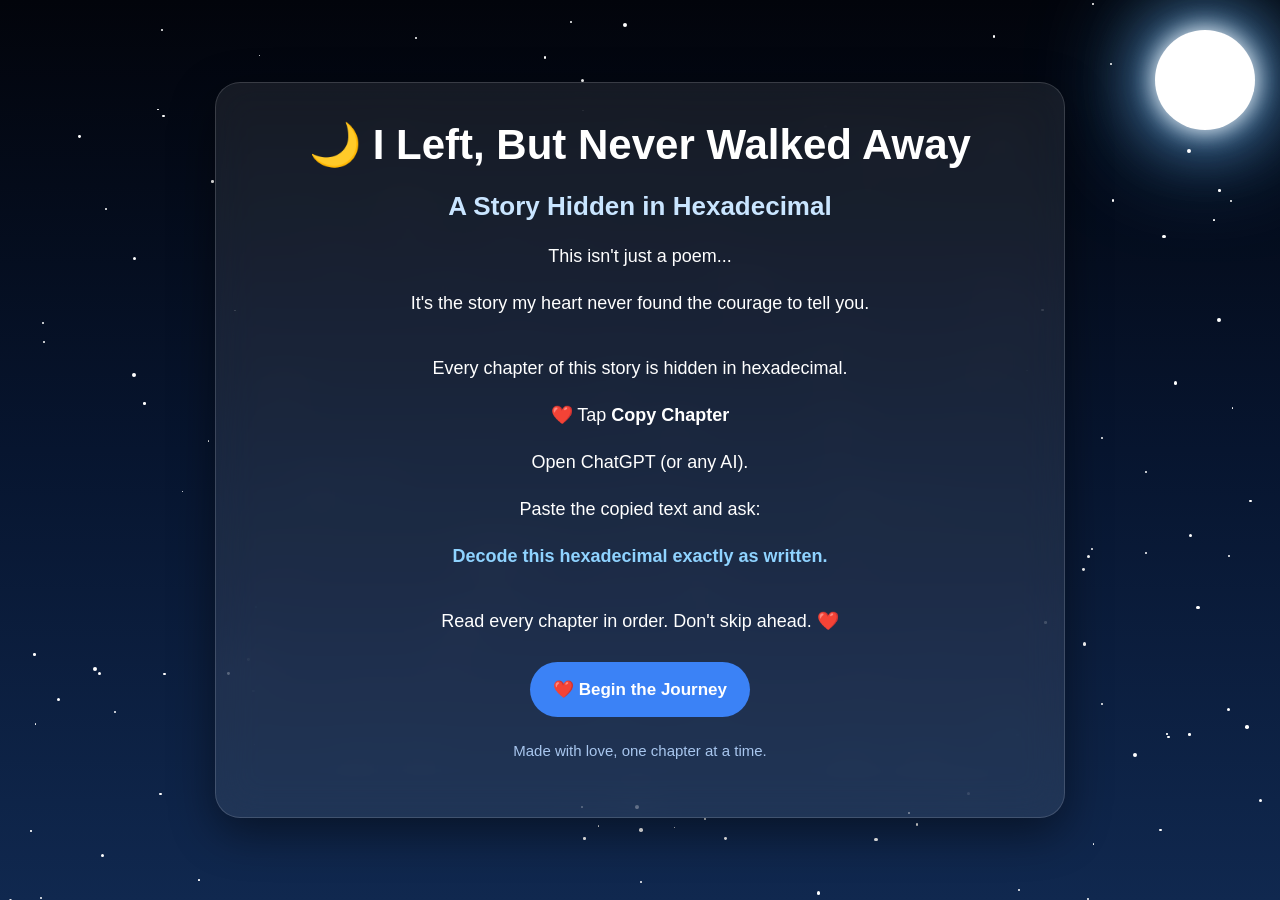
<file: index.html>
<!DOCTYPE html>
<html lang="en">

<head>

<meta charset="UTF-8">
<meta name="viewport" content="width=device-width, initial-scale=1.0">

<meta name="theme-color" content="#060b16">
<meta name="apple-mobile-web-app-capable" content="yes">
<meta name="apple-mobile-web-app-status-bar-style" content="black-translucent">

<title>I Left, But Never Walked Away</title>

<link rel="stylesheet" href="style.css">

</head>

<body>

<div class="moon"></div>

<div class="container">

<h1>
🌙 I Left, But Never Walked Away
</h1>

<h2>
A Story Hidden in Hexadecimal
</h2>

<p>

This isn't just a poem...

</p>

<p>

It's the story my heart never found the courage to tell you.

</p>

<br>

<p>

Every chapter of this story is hidden in hexadecimal.

</p>

<p>

❤️ Tap <b>Copy Chapter</b>

</p>

<p>

Open ChatGPT (or any AI).

</p>

<p>

Paste the copied text and ask:

</p>

<p style="color:#8fd3ff;font-weight:bold;">

Decode this hexadecimal exactly as written.

</p>

<br>

<p>

Read every chapter in order.

Don't skip ahead.

❤️

</p>

<div class="buttons">

<a href="chapter1.html">

❤️ Begin the Journey

</a>

</div>

<br>

<p style="font-size:15px;color:#b7d7ff;opacity:.9;">

Made with love,

one chapter at a time.

</p>

</div>

<script src="script.js"></script>

</body>

</html>
</file>
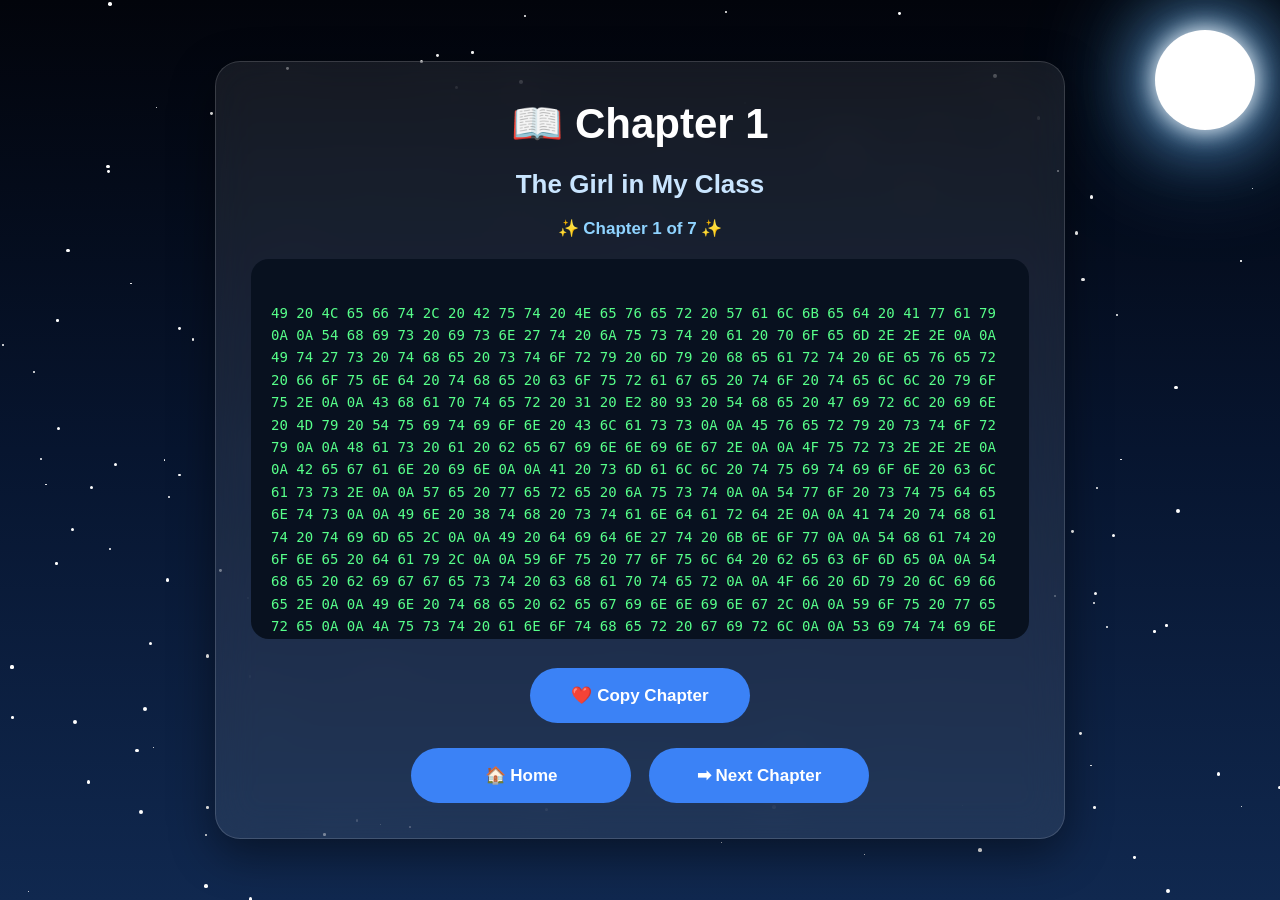
<file: chapter1.html>
<!DOCTYPE html>
<html lang="en">

<head>

<meta charset="UTF-8">
<meta name="viewport" content="width=device-width, initial-scale=1.0">

<meta name="theme-color" content="#060b16">
<meta name="apple-mobile-web-app-capable" content="yes">
<meta name="apple-mobile-web-app-status-bar-style" content="black-translucent">

<title>Chapter 1 | I Left, But Never Walked Away</title>

<link rel="stylesheet" href="style.css">

</head>

<body>

<div class="moon"></div>

<div class="container">

<h1>📖 Chapter 1</h1>

<h2>The Girl in My Class</h2>

<div class="progress">

✨ Chapter 1 of 7 ✨

</div>

<textarea id="hexCode" readonly>

49 20 4C 65 66 74 2C 20 42 75 74 20 4E 65 76 65 72 20 57 61 6C 6B 65 64 20 41 77 61 79 0A 0A 54 68 69 73 20 69 73 6E 27 74 20 6A 75 73 74 20 61 20 70 6F 65 6D 2E 2E 2E 0A 0A 49 74 27 73 20 74 68 65 20 73 74 6F 72 79 20 6D 79 20 68 65 61 72 74 20 6E 65 76 65 72 20 66 6F 75 6E 64 20 74 68 65 20 63 6F 75 72 61 67 65 20 74 6F 20 74 65 6C 6C 20 79 6F 75 2E 0A 0A 43 68 61 70 74 65 72 20 31 20 E2 80 93 20 54 68 65 20 47 69 72 6C 20 69 6E 20 4D 79 20 54 75 69 74 69 6F 6E 20 43 6C 61 73 73 0A 0A 45 76 65 72 79 20 73 74 6F 72 79 0A 0A 48 61 73 20 61 20 62 65 67 69 6E 6E 69 6E 67 2E 0A 0A 4F 75 72 73 2E 2E 2E 0A 0A 42 65 67 61 6E 20 69 6E 0A 0A 41 20 73 6D 61 6C 6C 20 74 75 69 74 69 6F 6E 20 63 6C 61 73 73 2E 0A 0A 57 65 20 77 65 72 65 20 6A 75 73 74 0A 0A 54 77 6F 20 73 74 75 64 65 6E 74 73 0A 0A 49 6E 20 38 74 68 20 73 74 61 6E 64 61 72 64 2E 0A 0A 41 74 20 74 68 61 74 20 74 69 6D 65 2C 0A 0A 49 20 64 69 64 6E 27 74 20 6B 6E 6F 77 0A 0A 54 68 61 74 20 6F 6E 65 20 64 61 79 2C 0A 0A 59 6F 75 20 77 6F 75 6C 64 20 62 65 63 6F 6D 65 0A 0A 54 68 65 20 62 69 67 67 65 73 74 20 63 68 61 70 74 65 72 0A 0A 4F 66 20 6D 79 20 6C 69 66 65 2E 0A 0A 49 6E 20 74 68 65 20 62 65 67 69 6E 6E 69 6E 67 2C 0A 0A 59 6F 75 20 77 65 72 65 0A 0A 4A 75 73 74 20 61 6E 6F 74 68 65 72 20 67 69 72 6C 0A 0A 53 69 74 74 69 6E 67 0A 0A 41 20 66 65 77 20 62 65 6E 63 68 65 73 20 61 77 61 79 2E 0A 0A 42 75 74 20 73 6C 6F 77 6C 79 2E 2E 2E 0A 0A 57 69 74 68 6F 75 74 20 6D 61 6B 69 6E 67 0A 0A 41 6E 79 20 6E 6F 69 73 65 2C 0A 0A 59 6F 75 20 62 65 63 61 6D 65 0A 0A 54 68 65 20 66 69 72 73 74 20 70 65 72 73 6F 6E 0A 0A 4D 79 20 65 79 65 73 20 73 65 61 72 63 68 65 64 20 66 6F 72 0A 0A 57 68 65 6E 65 76 65 72 20 49 20 65 6E 74 65 72 65 64 0A 0A 54 68 61 74 20 63 6C 61 73 73 72 6F 6F 6D 2E 0A 0A 49 20 6E 65 76 65 72 20 70 6C 61 6E 6E 65 64 0A 0A 54 6F 20 6C 69 6B 65 20 79 6F 75 2E 0A 0A 49 74 20 6A 75 73 74 2E 2E 2E 0A 0A 48 61 70 70 65 6E 65 64 2E 0A 0A 45 76 65 72 79 20 6C 69 74 74 6C 65 20 74 68 69 6E 67 0A 0A 41 62 6F 75 74 20 79 6F 75 0A 0A 42 65 63 61 6D 65 20 73 70 65 63 69 61 6C 20 74 6F 20 6D 65 2E 0A 0A 54 68 65 20 77 61 79 20 79 6F 75 20 6C 61 75 67 68 65 64 2E 0A 0A 54 68 65 20 77 61 79 20 79 6F 75 20 74 61 6C 6B 65 64 2E 0A 0A 54 68 65 20 77 61 79 20 79 6F 75 20 73 6D 69 6C 65 64 2E 0A 0A 49 20 64 6F 6E 27 74 20 6B 6E 6F 77 20 77 68 79 2E 2E 2E 0A 0A 42 75 74 20 65 76 65 72 79 20 73 6D 61 6C 6C 20 74 68 69 6E 67 0A 0A 41 62 6F 75 74 20 79 6F 75 0A 0A 4D 61 64 65 20 6D 65 20 6C 69 6B 65 20 79 6F 75 0A 0A 41 20 6C 69 74 74 6C 65 20 6D 6F 72 65 2E 0A 0A 54 68 65 20 74 75 69 74 69 6F 6E 20 74 65 61 63 68 65 72 0A 0A 4B 65 70 74 20 74 65 61 63 68 69 6E 67 2E 0A 0A 54 68 65 20 73 74 75 64 65 6E 74 73 0A 0A 4B 65 70 74 20 73 74 75 64 79 69 6E 67 2E 0A 0A 4C 69 66 65 0A 0A 4B 65 70 74 20 6D 6F 76 69 6E 67 2E 0A 0A 41 6E 64 20 74 68 65 72 65 20 49 20 77 61 73 2E 2E 2E 0A 0A 4C 65 61 72 6E 69 6E 67 20 6C 65 73 73 6F 6E 73 0A 0A 46 72 6F 6D 20 62 6F 6F 6B 73 2E 0A 0A 57 68 69 6C 65 20 6D 79 20 68 65 61 72 74 0A 0A 57 61 73 20 62 75 73 79 0A 0A 4C 65 61 72 6E 69 6E 67 20 79 6F 75 2E 0A 0A 59 6F 75 20 6E 65 76 65 72 20 6B 6E 65 77 0A 0A 48 6F 77 20 6D 61 6E 79 20 74 69 6D 65 73 0A 0A 49 20 77 61 6E 74 65 64 0A 0A 54 6F 20 73 74 61 72 74 0A 0A 41 20 73 69 6D 70 6C 65 20 63 6F 6E 76 65 72 73 61 74 69 6F 6E 2E 0A 0A 4A 75 73 74 20 61 20 22 48 69 2E 22 0A 0A 4A 75 73 74 20 6F 6E 65 20 6D 6F 6D 65 6E 74 2E 0A 0A 42 75 74 20 65 76 65 72 79 20 74 69 6D 65 2C 0A 0A 4D 79 20 63 6F 75 72 61 67 65 0A 0A 4C 6F 73 74 20 74 68 65 20 62 61 74 74 6C 65 0A 0A 41 67 61 69 6E 73 74 20 6D 79 20 66 65 61 72 2E 0A 0A 53 6F 20 69 6E 73 74 65 61 64 2C 0A 0A 49 20 61 64 6D 69 72 65 64 20 79 6F 75 0A 0A 46 72 6F 6D 20 61 20 64 69 73 74 61 6E 63 65 2E 0A 0A 51 75 69 65 74 6C 79 2E 0A 0A 57 69 74 68 6F 75 74 20 65 78 70 65 63 74 69 6E 67 0A 0A 41 6E 79 74 68 69 6E 67 20 69 6E 20 72 65 74 75 72 6E 2E 0A 0A 44 61 79 73 0A 0A 54 75 72 6E 65 64 20 69 6E 74 6F 20 6D 6F 6E 74 68 73 2E 0A 0A 4D 6F 6E 74 68 73 0A 0A 54 75 72 6E 65 64 20 69 6E 74 6F 20 6D 65 6D 6F 72 69 65 73 2E 0A 0A 41 6E 64 20 6F 6E 65 20 66 65 65 6C 69 6E 67 0A 0A 4E 65 76 65 72 20 63 68 61 6E 67 65 64 2E 0A 0A 49 20 6C 6F 76 65 64 20 79 6F 75 2E 0A 0A 4E 6F 74 20 6C 6F 75 64 6C 79 2E 0A 0A 4E 6F 74 20 70 65 72 66 65 63 74 6C 79 2E 0A 0A 4A 75 73 74 20 68 6F 6E 65 73 74 6C 79 2E 0A 0A 4F 6E 65 20 64 61 79 2C 0A 0A 49 20 66 69 6E 61 6C 6C 79 20 64 65 63 69 64 65 64 0A 0A 54 6F 20 74 65 6C 6C 20 79 6F 75 2E 0A 0A 4E 6F 74 20 66 61 63 65 20 74 6F 20 66 61 63 65 2E 0A 0A 4E 6F 74 20 62 65 63 61 75 73 65 0A 0A 49 20 64 69 64 6E 27 74 20 77 61 6E 74 20 74 6F 2E 0A 0A 42 75 74 20 62 65 63 61 75 73 65 0A 0A 49 20 64 69 64 6E 27 74 20 68 61 76 65 0A 0A 54 68 61 74 20 6D 75 63 68 20 63 6F 75 72 61 67 65 2E 0A 0A 53 6F 2E 2E 2E 0A 0A 49 20 6F 70 65 6E 65 64 20 6D 79 20 70 68 6F 6E 65 2E 0A 0A 54 79 70 65 64 20 74 68 65 20 6D 65 73 73 61 67 65 2E 0A 0A 52 65 61 64 20 69 74 0A 0A 41 67 61 69 6E 2E 2E 2E 0A 0A 41 6E 64 20 61 67 61 69 6E 2E 0A 0A 4D 79 20 66 69 6E 67 65 72 0A 0A 53 74 61 79 65 64 20 61 62 6F 76 65 0A 0A 54 68 65 20 73 65 6E 64 20 62 75 74 74 6F 6E 0A 0A 46 6F 72 20 77 68 61 74 20 66 65 6C 74 20 6C 69 6B 65 20 66 6F 72 65 76 65 72 2E 0A 0A 41 20 74 68 6F 75 73 61 6E 64 20 74 68 6F 75 67 68 74 73 0A 0A 52 61 6E 20 74 68 72 6F 75 67 68 20 6D 79 20 6D 69 6E 64 2E 0A 0A 22 57 68 61 74 20 69 66 20 73 68 65 20 73 61 79 73 20 6E 6F 3F 22 0A 0A 22 57 68 61 74 20 69 66 20 49 20 6C 6F 73 65 0A 0A 45 76 65 6E 20 74 68 65 20 6C 69 74 74 6C 65 20 70 6C 61 63 65 0A 0A 49 20 68 61 76 65 0A 0A 49 6E 20 68 65 72 20 6C 69 66 65 3F 22 0A 0A 42 75 74 20 61 6E 6F 74 68 65 72 20 76 6F 69 63 65 0A 0A 49 6E 73 69 64 65 20 6D 65 20 73 61 69 64 2C 0A 0A 22 49 66 20 79 6F 75 20 6E 65 76 65 72 20 74 65 6C 6C 20 68 65 72 2C 0A 0A 59 6F 75 27 6C 6C 20 61 6C 77 61 79 73 20 77 6F 6E 64 65 72 2E 22 0A 0A 53 6F 2E 2E 2E 0A 0A 49 20 63 6C 6F 73 65 64 20 6D 79 20 65 79 65 73 2E 0A 0A 54 6F 6F 6B 20 61 20 64 65 65 70 20 62 72 65 61 74 68 2E 0A 0A 41 6E 64 20 70 72 65 73 73 65 64 0A 0A 53 65 6E 64 2E 0A 0A 41 20 66 65 77 20 6D 69 6E 75 74 65 73 20 6C 61 74 65 72 2C 0A 0A 4D 79 20 70 68 6F 6E 65 20 76 69 62 72 61 74 65 64 2E 0A 0A 49 20 6F 70 65 6E 65 64 20 79 6F 75 72 20 72 65 70 6C 79 2E 0A 0A 49 74 20 77 61 73 6E 27 74 0A 0A 54 68 65 20 61 6E 73 77 65 72 0A 0A 4D 79 20 68 65 61 72 74 0A 0A 48 61 64 20 64 72 65 61 6D 65 64 20 6F 66 2E 0A 0A 59 6F 75 20 73 61 69 64 2E 2E 2E 0A 0A 4E 6F 2E 0A 0A 46 6F 72 20 61 20 6D 6F 6D 65 6E 74 2C 0A 0A 45 76 65 72 79 74 68 69 6E 67 0A 0A 46 65 6C 74 20 73 69 6C 65 6E 74 2E 0A 0A 54 68 65 20 77 6F 72 6C 64 0A 0A 57 61 73 20 65 78 61 63 74 6C 79 20 74 68 65 20 73 61 6D 65 2E 0A 0A 54 68 65 20 63 61 72 73 0A 0A 53 74 69 6C 6C 20 6D 6F 76 65 64 2E 0A 0A 50 65 6F 70 6C 65 0A 0A 53 74 69 6C 6C 20 73 6D 69 6C 65 64 2E 0A 0A 43 6C 61 73 73 65 73 0A 0A 53 74 69 6C 6C 20 68 61 70 70 65 6E 65 64 2E 0A 0A 42 75 74 20 69 6E 73 69 64 65 20 6D 65 2E 2E 2E 0A 0A 53 6F 6D 65 74 68 69 6E 67 0A 0A 48 61 64 20 63 68 61 6E 67 65 64 20 66 6F 72 65 76 65 72 2E 0A 0A 54 68 61 74 20 6E 69 67 68 74 2C 0A 0A 49 20 64 69 64 6E 27 74 20 6C 6F 73 65 0A 0A 54 68 65 20 67 69 72 6C 20 49 20 6C 6F 76 65 64 2E 0A 0A 42 65 63 61 75 73 65 20 74 68 65 20 74 72 75 74 68 20 69 73 2E 2E 2E 0A 0A 53 68 65 20 77 61 73 20 6E 65 76 65 72 20 6D 69 6E 65 0A 0A 54 6F 20 6C 6F 73 65 2E 0A 0A 49 20 6C 6F 73 74 0A 0A 54 68 65 20 66 75 74 75 72 65 0A 0A 49 20 68 61 64 20 71 75 69 65 74 6C 79 20 69 6D 61 67 69 6E 65 64 0A 0A 49 6E 20 6D 79 20 68 65 61 72 74 2E 0A 0A 49 74 20 68 75 72 74 2E 0A 0A 4D 6F 72 65 20 74 68 61 6E 0A 0A 49 20 63 6F 75 6C 64 20 65 76 65 72 20 65 78 70 6C 61 69 6E 2E 0A 0A 42 75 74 20 6C 69 74 74 6C 65 20 64 69 64 20 49 20 6B 6E 6F 77 2E 2E 2E 0A 0A 54 68 61 74 20 68 65 61 72 74 62 72 65 61 6B 0A 0A 57 61 73 6E 27 74 20 67 6F 69 6E 67 20 74 6F 20 62 65 0A 0A 54 68 65 20 65 6E 64 0A 0A 4F 66 20 6D 79 20 73 74 6F 72 79 2E 0A 0A 49 74 20 77 61 73 20 6F 6E 6C 79 0A 0A 54 68 65 20 62 65 67 69 6E 6E 69 6E 67 0A 0A 4F 66 20 74 68 65 20 62 6F 79 0A 0A 49 20 77 61 73 20 61 62 6F 75 74 0A 0A 54 6F 20 62 65 63 6F 6D 65 2E
</textarea>

<div class="buttons">

<button onclick="copyHex()">

❤️ Copy Chapter

</button>

</div>

<div class="buttons">

<a href="index.html">

🏠 Home

</a>

<a href="chapter2.html">

➡ Next Chapter

</a>

</div>

</div>

<script src="script.js"></script>

</body>

</html>
</file>
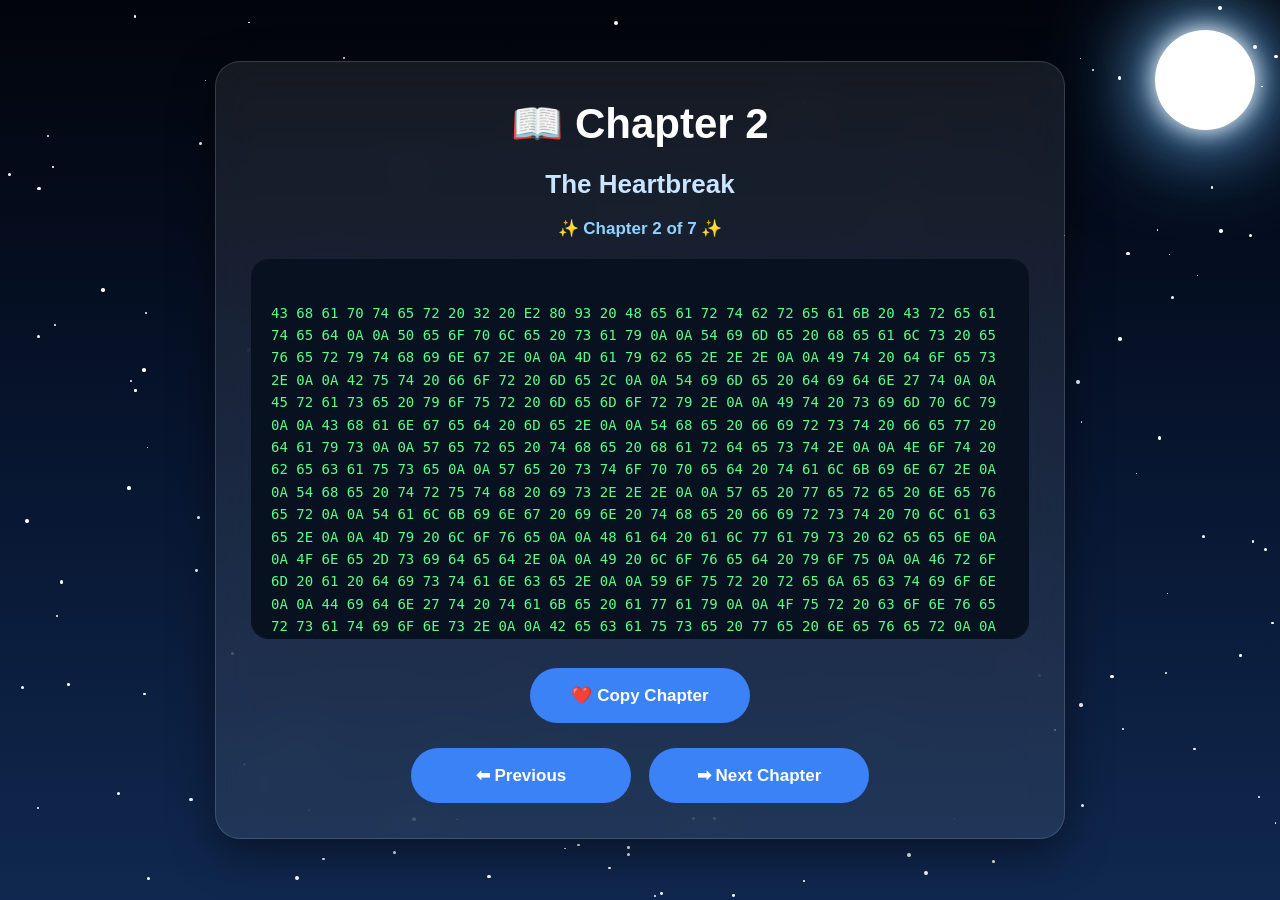
<file: chapter2.html>
<!DOCTYPE html>
<html lang="en">

<head>

<meta charset="UTF-8">
<meta name="viewport" content="width=device-width, initial-scale=1.0">

<meta name="theme-color" content="#060b16">
<meta name="apple-mobile-web-app-capable" content="yes">
<meta name="apple-mobile-web-app-status-bar-style" content="black-translucent">

<title>Chapter 2 | I Left, But Never Walked Away</title>

<link rel="stylesheet" href="style.css">

</head>

<body>

<div class="moon"></div>

<div class="container">

<h1>📖 Chapter 2</h1>

<h2>The Heartbreak</h2>

<div class="progress">

✨ Chapter 2 of 7 ✨

</div>

<textarea id="hexCode" readonly>

43 68 61 70 74 65 72 20 32 20 E2 80 93 20 48 65 61 72 74 62 72 65 61 6B 20 43 72 65 61 74 65 64 0A 0A 50 65 6F 70 6C 65 20 73 61 79 0A 0A 54 69 6D 65 20 68 65 61 6C 73 20 65 76 65 72 79 74 68 69 6E 67 2E 0A 0A 4D 61 79 62 65 2E 2E 2E 0A 0A 49 74 20 64 6F 65 73 2E 0A 0A 42 75 74 20 66 6F 72 20 6D 65 2C 0A 0A 54 69 6D 65 20 64 69 64 6E 27 74 0A 0A 45 72 61 73 65 20 79 6F 75 72 20 6D 65 6D 6F 72 79 2E 0A 0A 49 74 20 73 69 6D 70 6C 79 0A 0A 43 68 61 6E 67 65 64 20 6D 65 2E 0A 0A 54 68 65 20 66 69 72 73 74 20 66 65 77 20 64 61 79 73 0A 0A 57 65 72 65 20 74 68 65 20 68 61 72 64 65 73 74 2E 0A 0A 4E 6F 74 20 62 65 63 61 75 73 65 0A 0A 57 65 20 73 74 6F 70 70 65 64 20 74 61 6C 6B 69 6E 67 2E 0A 0A 54 68 65 20 74 72 75 74 68 20 69 73 2E 2E 2E 0A 0A 57 65 20 77 65 72 65 20 6E 65 76 65 72 0A 0A 54 61 6C 6B 69 6E 67 20 69 6E 20 74 68 65 20 66 69 72 73 74 20 70 6C 61 63 65 2E 0A 0A 4D 79 20 6C 6F 76 65 0A 0A 48 61 64 20 61 6C 77 61 79 73 20 62 65 65 6E 0A 0A 4F 6E 65 2D 73 69 64 65 64 2E 0A 0A 49 20 6C 6F 76 65 64 20 79 6F 75 0A 0A 46 72 6F 6D 20 61 20 64 69 73 74 61 6E 63 65 2E 0A 0A 59 6F 75 72 20 72 65 6A 65 63 74 69 6F 6E 0A 0A 44 69 64 6E 27 74 20 74 61 6B 65 20 61 77 61 79 0A 0A 4F 75 72 20 63 6F 6E 76 65 72 73 61 74 69 6F 6E 73 2E 0A 0A 42 65 63 61 75 73 65 20 77 65 20 6E 65 76 65 72 0A 0A 48 61 64 20 61 6E 79 2E 0A 0A 49 74 20 74 6F 6F 6B 20 61 77 61 79 0A 0A 54 68 65 20 6C 69 74 74 6C 65 20 66 75 74 75 72 65 0A 0A 49 20 68 61 64 20 71 75 69 65 74 6C 79 0A 0A 44 72 65 61 6D 65 64 20 61 62 6F 75 74 2E 0A 0A 4D 61 6E 79 20 6E 69 67 68 74 73 2C 0A 0A 49 20 6C 61 79 20 61 77 61 6B 65 2C 0A 0A 54 68 69 6E 6B 69 6E 67 2E 2E 2E 0A 0A 22 57 68 61 74 20 69 66 0A 0A 49 20 68 61 64 20 6E 65 76 65 72 0A 0A 53 65 6E 74 20 74 68 61 74 20 6D 65 73 73 61 67 65 3F 22 0A 0A 22 57 68 61 74 20 69 66 0A 0A 4B 65 65 70 69 6E 67 20 6D 79 20 66 65 65 6C 69 6E 67 73 0A 0A 54 6F 20 6D 79 73 65 6C 66 0A 0A 57 6F 75 6C 64 20 68 61 76 65 20 68 75 72 74 20 6C 65 73 73 3F 22 0A 0A 51 75 65 73 74 69 6F 6E 73 0A 0A 46 69 6C 6C 65 64 20 6D 79 20 6D 69 6E 64 2E 0A 0A 41 6E 73 77 65 72 73 0A 0A 4E 65 76 65 72 20 63 61 6D 65 2E 0A 0A 53 6C 6F 77 6C 79 2E 2E 2E 0A 0A 49 20 73 74 6F 70 70 65 64 0A 0A 4C 6F 6F 6B 69 6E 67 20 66 6F 72 20 61 6E 73 77 65 72 73 2E 0A 0A 41 6E 64 20 73 74 61 72 74 65 64 0A 0A 4C 6F 6F 6B 69 6E 67 20 61 74 20 6D 79 73 65 6C 66 2E 0A 0A 54 68 6F 73 65 20 74 77 6F 20 79 65 61 72 73 0A 0A 43 68 61 6E 67 65 64 20 6D 65 0A 0A 49 6E 20 77 61 79 73 0A 0A 49 20 6E 65 76 65 72 20 65 78 70 65 63 74 65 64 2E 0A 0A 4C 69 66 65 0A 0A 4D 61 64 65 20 6D 65 20 75 6E 64 65 72 73 74 61 6E 64 0A 0A 54 68 61 74 20 65 6D 6F 74 69 6F 6E 73 0A 0A 41 72 65 20 69 6D 70 6F 72 74 61 6E 74 2E 0A 0A 42 75 74 20 73 6F 20 77 65 72 65 0A 0A 54 68 65 20 64 65 63 69 73 69 6F 6E 73 0A 0A 49 20 6D 61 64 65 2E 0A 0A 49 20 62 65 63 61 6D 65 0A 0A 4D 6F 72 65 20 70 61 74 69 65 6E 74 2E 0A 0A 4D 6F 72 65 20 6C 6F 67 69 63 61 6C 2E 0A 0A 4D 6F 72 65 20 63 61 72 65 66 75 6C 0A 0A 42 65 66 6F 72 65 20 6D 61 6B 69 6E 67 0A 0A 41 6E 79 20 63 68 6F 69 63 65 2E 0A 0A 4E 6F 74 20 62 65 63 61 75 73 65 0A 0A 49 20 77 61 6E 74 65 64 0A 0A 54 6F 20 62 65 63 6F 6D 65 0A 0A 53 6F 6D 65 6F 6E 65 20 65 6C 73 65 2E 0A 0A 4C 69 66 65 20 73 69 6D 70 6C 79 0A 0A 54 61 75 67 68 74 20 6D 65 0A 0A 4C 65 73 73 6F 6E 73 0A 0A 49 20 63 6F 75 6C 64 6E 27 74 20 69 67 6E 6F 72 65 2E 0A 0A 4E 6F 20 6F 6E 65 0A 0A 41 72 6F 75 6E 64 20 6D 65 0A 0A 4B 6E 65 77 0A 0A 57 68 61 74 20 49 20 77 61 73 20 63 61 72 72 79 69 6E 67 0A 0A 49 6E 73 69 64 65 20 6D 79 20 68 65 61 72 74 2E 0A 0A 49 20 6E 65 76 65 72 0A 0A 54 6F 6C 64 20 61 6E 79 6F 6E 65 2E 0A 0A 4F 6E 6C 79 20 6F 6E 65 20 66 72 69 65 6E 64 0A 0A 4B 6E 65 77 0A 0A 54 68 65 20 73 74 6F 72 79 0A 0A 49 20 68 61 64 20 68 69 64 64 65 6E 0A 0A 46 72 6F 6D 20 65 76 65 72 79 6F 6E 65 20 65 6C 73 65 2E 0A 0A 54 69 6D 65 20 6B 65 70 74 20 6D 6F 76 69 6E 67 2E 0A 0A 53 63 68 6F 6F 6C 20 65 6E 64 65 64 2E 0A 0A 43 6F 6C 6C 65 67 65 20 62 65 67 61 6E 2E 0A 0A 4E 65 77 20 70 65 6F 70 6C 65 0A 0A 45 6E 74 65 72 65 64 20 6D 79 20 6C 69 66 65 2E 0A 0A 4E 65 77 20 6D 65 6D 6F 72 69 65 73 0A 0A 57 65 72 65 20 6D 61 64 65 2E 0A 0A 41 6E 64 20 73 6C 6F 77 6C 79 2E 2E 2E 0A 0A 49 20 62 65 63 61 6D 65 0A 0A 41 20 64 69 66 66 65 72 65 6E 74 20 70 65 72 73 6F 6E 2E 0A 0A 42 75 74 20 73 6F 6D 65 74 69 6D 65 73 2C 0A 0A 57 69 74 68 6F 75 74 20 61 6E 79 20 72 65 61 73 6F 6E 2C 0A 0A 59 6F 75 20 77 6F 75 6C 64 0A 0A 43 72 6F 73 73 20 6D 79 20 6D 69 6E 64 2E 0A 0A 4E 6F 74 20 62 65 63 61 75 73 65 0A 0A 49 20 77 61 73 20 77 61 69 74 69 6E 67 0A 0A 46 6F 72 20 79 6F 75 2E 0A 0A 4E 6F 74 20 62 65 63 61 75 73 65 0A 0A 49 20 63 6F 75 6C 64 6E 27 74 0A 0A 4D 6F 76 65 20 6F 6E 2E 0A 0A 42 75 74 20 62 65 63 61 75 73 65 0A 0A 53 6F 6D 65 20 70 65 6F 70 6C 65 0A 0A 4C 65 61 76 65 20 6D 65 6D 6F 72 69 65 73 0A 0A 54 68 61 74 20 6E 65 76 65 72 20 72 65 61 6C 6C 79 20 66 61 64 65 2E 0A 0A 57 68 65 6E 65 76 65 72 0A 0A 49 20 74 68 6F 75 67 68 74 20 61 62 6F 75 74 20 79 6F 75 2C 0A 0A 49 20 6E 65 76 65 72 0A 0A 52 65 6D 65 6D 62 65 72 65 64 0A 0A 54 68 65 20 72 65 6A 65 63 74 69 6F 6E 20 66 69 72 73 74 2E 0A 0A 49 20 72 65 6D 65 6D 62 65 72 65 64 0A 0A 54 68 65 20 67 69 72 6C 0A 0A 57 68 6F 20 6D 61 64 65 20 6D 65 20 73 6D 69 6C 65 0A 0A 57 69 74 68 6F 75 74 20 65 76 65 6E 0A 0A 4B 6E 6F 77 69 6E 67 20 69 74 2E 0A 0A 59 6F 75 72 20 69 6E 6E 6F 63 65 6E 63 65 2E 0A 0A 59 6F 75 72 20 63 68 69 6C 64 69 73 68 20 62 65 68 61 76 69 6F 75 72 2E 0A 0A 54 68 65 20 77 61 79 0A 0A 59 6F 75 20 6C 61 75 67 68 65 64 0A 0A 57 69 74 68 6F 75 74 20 77 6F 72 72 79 69 6E 67 0A 0A 41 62 6F 75 74 20 61 6E 79 74 68 69 6E 67 2E 0A 0A 54 68 65 20 68 61 70 70 69 6E 65 73 73 0A 0A 59 6F 75 20 63 61 72 72 69 65 64 0A 0A 53 6F 20 6E 61 74 75 72 61 6C 6C 79 2E 0A 0A 54 68 6F 73 65 20 77 65 72 65 0A 0A 54 68 65 20 6D 65 6D 6F 72 69 65 73 0A 0A 54 68 61 74 20 73 74 61 79 65 64 20 77 69 74 68 20 6D 65 2E 0A 0A 54 68 65 6E 2E 2E 2E 0A 0A 41 74 20 74 68 65 20 65 6E 64 0A 0A 4F 66 20 6D 79 20 66 69 72 73 74 20 79 65 61 72 0A 0A 49 6E 20 63 6F 6C 6C 65 67 65 2C 0A 0A 4C 69 66 65 20 73 75 72 70 72 69 73 65 64 20 6D 65 2E 0A 0A 4F 6E 65 20 6F 72 64 69 6E 61 72 79 20 64 61 79 2C 0A 0A 4D 79 20 70 68 6F 6E 65 0A 0A 4C 69 74 20 75 70 2E 0A 0A 41 6E 20 49 6E 73 74 61 67 72 61 6D 20 72 65 71 75 65 73 74 2E 0A 0A 49 74 20 77 61 73 2E 2E 2E 0A 0A 59 6F 75 2E 0A 0A 46 6F 72 20 61 20 66 65 77 20 73 65 63 6F 6E 64 73 2C 0A 0A 49 20 63 6F 75 6C 64 6E 27 74 20 62 65 6C 69 65 76 65 20 69 74 2E 0A 0A 4F 75 74 20 6F 66 20 65 76 65 72 79 6F 6E 65 2E 2E 2E 0A 0A 49 74 20 77 61 73 20 79 6F 75 2E 0A 0A 49 20 61 63 63 65 70 74 65 64 0A 0A 59 6F 75 72 20 72 65 71 75 65 73 74 2E 0A 0A 49 20 6C 6F 6F 6B 65 64 0A 0A 41 74 20 79 6F 75 72 20 70 72 6F 66 69 6C 65 0A 0A 46 6F 72 20 61 20 77 68 69 6C 65 2C 0A 0A 53 6D 69 6C 65 64 2C 0A 0A 41 6E 64 20 74 68 6F 75 67 68 74 2E 2E 2E 0A 0A 22 53 68 6F 75 6C 64 20 49 0A 0A 53 65 6E 64 20 61 20 6D 65 73 73 61 67 65 3F 22 0A 0A 54 68 69 73 20 74 69 6D 65 2C 0A 0A 49 20 64 69 64 6E 27 74 20 6C 65 74 0A 0A 46 65 61 72 20 64 65 63 69 64 65 2E 0A 0A 49 20 73 65 6E 74 0A 0A 54 68 65 20 66 69 72 73 74 20 74 65 78 74 2E 0A 0A 41 20 66 65 77 20 6D 6F 6D 65 6E 74 73 20 6C 61 74 65 72 2C 0A 0A 59 6F 75 20 72 65 70 6C 69 65 64 2E 0A 0A 57 65 20 73 74 61 72 74 65 64 20 74 61 6C 6B 69 6E 67 2E 0A 0A 41 74 20 66 69 72 73 74 2C 0A 0A 49 74 20 66 65 6C 74 0A 0A 41 20 6C 69 74 74 6C 65 20 64 69 66 66 65 72 65 6E 74 2E 0A 0A 4E 6F 74 20 75 6E 63 6F 6D 66 6F 72 74 61 62 6C 65 2E 0A 0A 4A 75 73 74 2E 2E 2E 0A 0A 55 6E 65 78 70 65 63 74 65 64 2E 0A 0A 54 68 65 6E 20 79 6F 75 20 73 61 69 64 2C 0A 0A 22 41 72 65 20 79 6F 75 20 72 65 61 6C 6C 79 20 41 76 69 6E 61 73 68 3F 22 0A 0A 49 20 73 6D 69 6C 65 64 2E 0A 0A 42 65 63 61 75 73 65 20 68 6F 6E 65 73 74 6C 79 2E 2E 2E 0A 0A 49 20 77 61 73 6E 27 74 0A 0A 54 68 65 20 73 61 6D 65 20 62 6F 79 0A 0A 57 68 6F 20 68 61 64 0A 0A 43 6F 6E 66 65 73 73 65 64 20 68 69 73 20 66 65 65 6C 69 6E 67 73 0A 0A 42 61 63 6B 20 69 6E 0A 0A 38 74 68 20 73 74 61 6E 64 61 72 64 2E 0A 0A 4C 69 66 65 20 68 61 64 20 63 68 61 6E 67 65 64 20 6D 65 2E 0A 0A 54 69 6D 65 20 68 61 64 20 63 68 61 6E 67 65 64 20 6D 65 2E 0A 0A 48 65 61 72 74 62 72 65 61 6B 20 68 61 64 20 63 68 61 6E 67 65 64 20 6D 65 2E 0A 0A 57 65 20 74 61 6C 6B 65 64 0A 0A 46 6F 72 20 68 6F 75 72 73 2E 0A 0A 41 62 6F 75 74 20 6C 69 66 65 2E 0A 0A 41 62 6F 75 74 20 63 6F 6C 6C 65 67 65 2E 0A 0A 41 62 6F 75 74 20 65 76 65 72 79 74 68 69 6E 67 0A 0A 57 65 20 68 61 64 20 6D 69 73 73 65 64 2E 0A 0A 41 6E 64 20 77 68 69 6C 65 0A 0A 52 65 61 64 69 6E 67 20 79 6F 75 72 20 6D 65 73 73 61 67 65 73 2C 0A 0A 49 20 66 6F 75 6E 64 20 6D 79 73 65 6C 66 0A 0A 4C 6F 6F 6B 69 6E 67 20 66 6F 72 0A 0A 54 68 65 20 67 69 72 6C 0A 0A 49 20 68 61 64 20 6F 6E 63 65 20 6C 6F 76 65 64 2E 0A 0A 53 6C 6F 77 6C 79 2E 2E 2E 0A 0A 49 20 66 6F 75 6E 64 20 68 65 72 20 61 67 61 69 6E 2E 0A 0A 54 68 65 20 73 61 6D 65 20 73 6D 69 6C 65 2E 0A 0A 54 68 65 20 73 61 6D 65 20 69 6E 6E 6F 63 65 6E 63 65 2E 0A 0A 54 68 65 20 73 61 6D 65 20 6B 69 6E 64 20 68 65 61 72 74 2E 0A 0A 54 68 65 20 73 61 6D 65 20 63 68 69 6C 64 69 73 68 20 67 69 72 6C 0A 0A 57 68 6F 20 63 6F 75 6C 64 20 6D 61 6B 65 0A 0A 41 6E 20 6F 72 64 69 6E 61 72 79 20 64 61 79 0A 0A 46 65 65 6C 20 73 70 65 63 69 61 6C 2E 0A 0A 41 74 20 74 68 61 74 20 6D 6F 6D 65 6E 74 2C 0A 0A 4D 79 20 68 65 61 72 74 0A 0A 44 69 64 6E 27 74 20 73 61 79 2C 0A 0A 22 49 20 6E 65 76 65 72 20 73 74 6F 70 70 65 64 20 6C 6F 76 69 6E 67 20 68 65 72 2E 22 0A 0A 49 74 20 73 69 6D 70 6C 79 20 77 68 69 73 70 65 72 65 64 2C 0A 0A 22 4D 61 79 62 65 2E 2E 2E 0A 0A 4C 69 66 65 20 69 73 20 67 69 76 69 6E 67 0A 0A 4F 75 72 20 73 74 6F 72 79 0A 0A 41 6E 6F 74 68 65 72 20 63 68 61 6E 63 65 2E 22
</textarea>

<div class="buttons">

<button onclick="copyHex()">

❤️ Copy Chapter

</button>

</div>

<div class="buttons">

<a href="chapter1.html">

⬅ Previous

</a>

<a href="chapter3.html">

➡ Next Chapter

</a>

</div>

</div>

<script src="script.js"></script>

</body>

</html>
</file>
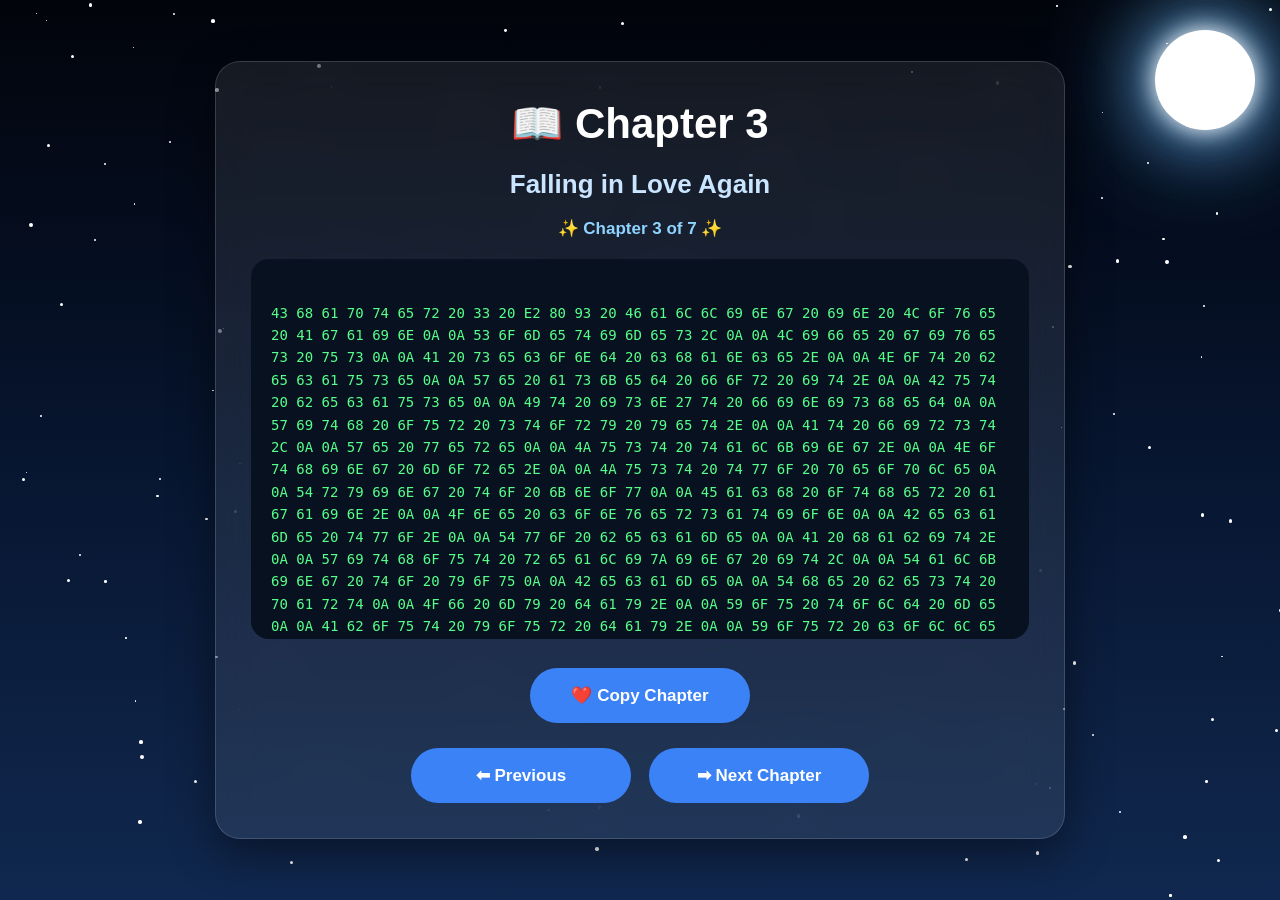
<file: chapter3.html>
<!DOCTYPE html>
<html lang="en">

<head>

<meta charset="UTF-8">
<meta name="viewport" content="width=device-width, initial-scale=1.0">

<meta name="theme-color" content="#060b16">
<meta name="apple-mobile-web-app-capable" content="yes">
<meta name="apple-mobile-web-app-status-bar-style" content="black-translucent">

<title>Chapter 3 | I Left, But Never Walked Away</title>

<link rel="stylesheet" href="style.css">

</head>

<body>

<div class="moon"></div>

<div class="container">

<h1>📖 Chapter 3</h1>

<h2>Falling in Love Again</h2>

<div class="progress">

✨ Chapter 3 of 7 ✨

</div>

<textarea id="hexCode" readonly>

43 68 61 70 74 65 72 20 33 20 E2 80 93 20 46 61 6C 6C 69 6E 67 20 69 6E 20 4C 6F 76 65 20 41 67 61 69 6E 0A 0A 53 6F 6D 65 74 69 6D 65 73 2C 0A 0A 4C 69 66 65 20 67 69 76 65 73 20 75 73 0A 0A 41 20 73 65 63 6F 6E 64 20 63 68 61 6E 63 65 2E 0A 0A 4E 6F 74 20 62 65 63 61 75 73 65 0A 0A 57 65 20 61 73 6B 65 64 20 66 6F 72 20 69 74 2E 0A 0A 42 75 74 20 62 65 63 61 75 73 65 0A 0A 49 74 20 69 73 6E 27 74 20 66 69 6E 69 73 68 65 64 0A 0A 57 69 74 68 20 6F 75 72 20 73 74 6F 72 79 20 79 65 74 2E 0A 0A 41 74 20 66 69 72 73 74 2C 0A 0A 57 65 20 77 65 72 65 0A 0A 4A 75 73 74 20 74 61 6C 6B 69 6E 67 2E 0A 0A 4E 6F 74 68 69 6E 67 20 6D 6F 72 65 2E 0A 0A 4A 75 73 74 20 74 77 6F 20 70 65 6F 70 6C 65 0A 0A 54 72 79 69 6E 67 20 74 6F 20 6B 6E 6F 77 0A 0A 45 61 63 68 20 6F 74 68 65 72 20 61 67 61 69 6E 2E 0A 0A 4F 6E 65 20 63 6F 6E 76 65 72 73 61 74 69 6F 6E 0A 0A 42 65 63 61 6D 65 20 74 77 6F 2E 0A 0A 54 77 6F 20 62 65 63 61 6D 65 0A 0A 41 20 68 61 62 69 74 2E 0A 0A 57 69 74 68 6F 75 74 20 72 65 61 6C 69 7A 69 6E 67 20 69 74 2C 0A 0A 54 61 6C 6B 69 6E 67 20 74 6F 20 79 6F 75 0A 0A 42 65 63 61 6D 65 0A 0A 54 68 65 20 62 65 73 74 20 70 61 72 74 0A 0A 4F 66 20 6D 79 20 64 61 79 2E 0A 0A 59 6F 75 20 74 6F 6C 64 20 6D 65 0A 0A 41 62 6F 75 74 20 79 6F 75 72 20 64 61 79 2E 0A 0A 59 6F 75 72 20 63 6F 6C 6C 65 67 65 2E 0A 0A 59 6F 75 72 20 66 72 69 65 6E 64 73 2E 0A 0A 54 68 65 20 73 6D 61 6C 6C 20 74 68 69 6E 67 73 0A 0A 54 68 61 74 20 6D 61 64 65 20 79 6F 75 20 68 61 70 70 79 2E 0A 0A 54 68 65 20 6C 69 74 74 6C 65 20 74 68 69 6E 67 73 0A 0A 54 68 61 74 20 61 6E 6E 6F 79 65 64 20 79 6F 75 2E 0A 0A 41 6E 64 20 49 20 6C 69 73 74 65 6E 65 64 2E 0A 0A 4E 6F 74 20 62 65 63 61 75 73 65 0A 0A 49 20 68 61 64 20 74 6F 2E 0A 0A 42 65 63 61 75 73 65 20 49 20 77 61 6E 74 65 64 20 74 6F 2E 0A 0A 53 6C 6F 77 6C 79 2C 0A 0A 49 20 73 74 61 72 74 65 64 20 73 65 65 69 6E 67 0A 0A 54 68 65 20 73 61 6D 65 20 67 69 72 6C 0A 0A 49 20 68 61 64 20 61 64 6D 69 72 65 64 0A 0A 59 65 61 72 73 20 61 67 6F 2E 0A 0A 54 68 65 20 73 61 6D 65 20 69 6E 6E 6F 63 65 6E 63 65 2E 0A 0A 54 68 65 20 73 61 6D 65 20 6B 69 6E 64 6E 65 73 73 2E 0A 0A 54 68 65 20 73 61 6D 65 20 73 6D 69 6C 65 0A 0A 54 68 61 74 20 63 6F 75 6C 64 20 6D 61 6B 65 0A 0A 41 20 62 61 64 20 64 61 79 0A 0A 46 65 65 6C 20 61 20 6C 69 74 74 6C 65 20 62 65 74 74 65 72 2E 0A 0A 41 6E 64 20 79 65 73 2E 2E 2E 0A 0A 54 68 65 20 73 61 6D 65 0A 0A 43 68 69 6C 64 69 73 68 20 62 65 68 61 76 69 6F 75 72 0A 0A 54 68 61 74 20 61 6C 77 61 79 73 0A 0A 4D 61 64 65 20 6D 65 20 6C 61 75 67 68 2E 0A 0A 53 6F 6D 65 74 69 6D 65 73 2C 0A 0A 59 6F 75 20 77 6F 75 6C 64 20 61 63 74 0A 0A 4C 69 6B 65 20 61 20 6C 69 74 74 6C 65 20 6B 69 64 2E 0A 0A 53 6F 6D 65 74 69 6D 65 73 2C 0A 0A 59 6F 75 20 77 6F 75 6C 64 20 67 65 74 20 61 6E 67 72 79 0A 0A 4F 76 65 72 20 74 68 65 20 73 6D 61 6C 6C 65 73 74 20 74 68 69 6E 67 73 2E 0A 0A 53 6F 6D 65 74 69 6D 65 73 2C 0A 0A 59 6F 75 20 77 6F 75 6C 64 20 73 65 6E 64 0A 0A 54 68 65 20 6D 6F 73 74 20 72 61 6E 64 6F 6D 20 6D 65 73 73 61 67 65 73 2E 0A 0A 41 6E 64 20 73 6F 6D 65 68 6F 77 2E 2E 2E 0A 0A 54 68 6F 73 65 20 72 61 6E 64 6F 6D 20 6D 65 73 73 61 67 65 73 0A 0A 41 6C 77 61 79 73 20 6D 61 64 65 0A 0A 4D 79 20 64 61 79 20 62 65 74 74 65 72 2E 0A 0A 54 68 65 72 65 20 77 61 73 0A 0A 53 6F 6D 65 74 68 69 6E 67 20 73 70 65 63 69 61 6C 0A 0A 41 62 6F 75 74 20 79 6F 75 2E 0A 0A 59 6F 75 20 6E 65 76 65 72 20 74 72 69 65 64 0A 0A 54 6F 20 62 65 20 73 6F 6D 65 6F 6E 65 20 65 6C 73 65 2E 0A 0A 59 6F 75 20 77 65 72 65 20 73 69 6D 70 6C 79 2E 2E 2E 0A 0A 59 6F 75 2E 0A 0A 41 6E 64 20 74 68 61 74 20 77 61 73 20 65 6E 6F 75 67 68 0A 0A 46 6F 72 20 6D 65 2E 0A 0A 44 61 79 73 0A 0A 54 75 72 6E 65 64 20 69 6E 74 6F 20 77 65 65 6B 73 2E 0A 0A 57 65 65 6B 73 0A 0A 54 75 72 6E 65 64 20 69 6E 74 6F 20 6D 6F 6E 74 68 73 2E 0A 0A 57 69 74 68 6F 75 74 20 65 76 65 6E 0A 0A 52 65 61 6C 69 7A 69 6E 67 20 69 74 2C 0A 0A 57 65 20 68 61 64 20 62 65 63 6F 6D 65 0A 0A 41 20 70 61 72 74 0A 0A 4F 66 20 65 61 63 68 20 6F 74 68 65 72 27 73 20 6C 69 76 65 73 2E 0A 0A 54 68 65 6E 20 6F 6E 65 20 64 61 79 2C 0A 0A 54 68 65 20 66 65 65 6C 69 6E 67 73 0A 0A 49 20 74 68 6F 75 67 68 74 0A 0A 48 61 64 20 64 69 73 61 70 70 65 61 72 65 64 0A 0A 4B 6E 6F 63 6B 65 64 20 6F 6E 20 6D 79 20 68 65 61 72 74 0A 0A 4F 6E 63 65 20 61 67 61 69 6E 2E 0A 0A 4F 6E 6C 79 20 74 68 69 73 20 74 69 6D 65 2C 0A 0A 54 68 65 79 20 77 65 72 65 20 64 69 66 66 65 72 65 6E 74 2E 0A 0A 49 6E 20 38 74 68 20 73 74 61 6E 64 61 72 64 2C 0A 0A 49 20 68 61 64 20 66 61 6C 6C 65 6E 0A 0A 46 6F 72 20 74 68 65 20 67 69 72 6C 0A 0A 49 20 61 64 6D 69 72 65 64 0A 0A 46 72 6F 6D 20 61 20 64 69 73 74 61 6E 63 65 2E 0A 0A 4E 6F 77 2C 0A 0A 49 20 77 61 73 20 66 61 6C 6C 69 6E 67 0A 0A 46 6F 72 20 74 68 65 20 67 69 72 6C 0A 0A 49 20 61 63 74 75 61 6C 6C 79 20 6B 6E 65 77 2E 0A 0A 54 68 65 20 67 69 72 6C 0A 0A 57 68 6F 20 74 72 75 73 74 65 64 20 6D 65 2E 0A 0A 57 68 6F 20 73 68 61 72 65 64 0A 0A 48 65 72 20 74 68 6F 75 67 68 74 73 0A 0A 57 69 74 68 6F 75 74 20 68 65 73 69 74 61 74 69 6F 6E 2E 0A 0A 57 68 6F 20 6D 61 64 65 20 6D 65 20 73 6D 69 6C 65 0A 0A 45 76 65 6E 20 6F 6E 0A 0A 54 68 65 20 68 61 72 64 65 73 74 20 64 61 79 73 2E 0A 0A 41 6E 64 20 6F 6E 65 20 64 61 79 2E 2E 2E 0A 0A 57 65 20 73 74 6F 70 70 65 64 0A 0A 42 65 69 6E 67 20 6A 75 73 74 0A 0A 54 77 6F 20 70 65 6F 70 6C 65 0A 0A 57 68 6F 20 74 61 6C 6B 65 64 2E 0A 0A 57 65 20 62 65 63 61 6D 65 0A 0A 55 73 2E 0A 0A 54 68 61 74 20 64 61 79 2C 0A 0A 49 20 77 61 73 6E 27 74 20 74 68 69 6E 6B 69 6E 67 0A 0A 41 62 6F 75 74 20 74 68 65 20 70 61 73 74 2E 0A 0A 49 20 77 61 73 6E 27 74 20 74 68 69 6E 6B 69 6E 67 0A 0A 41 62 6F 75 74 20 74 68 65 20 72 65 6A 65 63 74 69 6F 6E 2E 0A 0A 49 20 77 61 73 6E 27 74 20 74 68 69 6E 6B 69 6E 67 0A 0A 41 62 6F 75 74 20 74 68 65 20 74 77 6F 20 79 65 61 72 73 0A 0A 54 68 61 74 20 63 68 61 6E 67 65 64 20 6D 65 2E 0A 0A 49 20 77 61 73 20 6F 6E 6C 79 20 74 68 69 6E 6B 69 6E 67 0A 0A 41 62 6F 75 74 20 6F 6E 65 20 74 68 69 6E 67 2E 0A 0A 22 49 20 66 69 6E 61 6C 6C 79 20 67 6F 74 0A 0A 54 68 65 20 63 68 61 6E 63 65 0A 0A 54 6F 20 6C 6F 76 65 20 74 68 65 20 67 69 72 6C 0A 0A 49 20 68 61 64 20 71 75 69 65 74 6C 79 20 6C 6F 76 65 64 0A 0A 46 6F 72 20 73 6F 20 6D 61 6E 79 20 79 65 61 72 73 2E 22 0A 0A 46 72 6F 6D 20 74 68 61 74 20 64 61 79 2C 0A 0A 4C 69 66 65 20 66 65 6C 74 0A 0A 41 20 6C 69 74 74 6C 65 20 62 72 69 67 68 74 65 72 2E 0A 0A 4D 79 20 6D 6F 72 6E 69 6E 67 73 0A 0A 53 74 61 72 74 65 64 20 77 69 74 68 0A 0A 59 6F 75 72 20 6D 65 73 73 61 67 65 73 2E 0A 0A 4D 79 20 6E 69 67 68 74 73 0A 0A 45 6E 64 65 64 20 77 69 74 68 20 74 68 65 6D 20 74 6F 6F 2E 0A 0A 22 47 6F 6F 64 20 6D 6F 72 6E 69 6E 67 2E 22 0A 0A 22 44 69 64 20 79 6F 75 20 65 61 74 3F 22 0A 0A 22 54 61 6B 65 20 63 61 72 65 2E 22 0A 0A 22 47 6F 6F 64 20 6E 69 67 68 74 2E 22 0A 0A 22 4C 6F 76 65 20 79 6F 75 20 6D 6F 72 65 20 74 68 61 6E 20 79 6F 75 2E 22 0A 0A 22 53 6C 65 65 70 20 77 65 6C 6C 2E 22 0A 0A 22 53 77 65 65 74 20 64 72 65 61 6D 73 2E 22 0A 0A 54 68 65 73 65 20 77 65 72 65 6E 27 74 0A 0A 4A 75 73 74 20 6D 65 73 73 61 67 65 73 2E 0A 0A 54 68 65 79 20 62 65 63 61 6D 65 0A 0A 41 20 70 61 72 74 0A 0A 4F 66 20 6D 79 20 65 76 65 72 79 64 61 79 20 6C 69 66 65 2E 0A 0A 50 65 6F 70 6C 65 20 73 61 79 0A 0A 48 6F 6D 65 0A 0A 49 73 20 61 20 70 6C 61 63 65 2E 0A 0A 42 75 74 20 73 6F 6D 65 77 68 65 72 65 0A 0A 41 6C 6F 6E 67 20 74 68 65 20 77 61 79 2C 0A 0A 59 6F 75 20 62 65 63 61 6D 65 0A 0A 4D 69 6E 65 2E 0A 0A 4E 6F 74 20 62 65 63 61 75 73 65 0A 0A 4F 66 20 74 68 65 20 70 6C 61 63 65 0A 0A 59 6F 75 20 6C 69 76 65 64 2E 0A 0A 42 75 74 20 62 65 63 61 75 73 65 0A 0A 57 68 65 6E 65 76 65 72 20 6C 69 66 65 0A 0A 42 65 63 61 6D 65 20 64 69 66 66 69 63 75 6C 74 2C 0A 0A 54 61 6C 6B 69 6E 67 20 74 6F 20 79 6F 75 0A 0A 46 65 6C 74 20 6C 69 6B 65 0A 0A 43 6F 6D 69 6E 67 20 68 6F 6D 65 2E
</textarea>

<div class="buttons">

<button onclick="copyHex()">

❤️ Copy Chapter

</button>

</div>

<div class="buttons">

<a href="chapter2.html">

⬅ Previous

</a>

<a href="chapter4.html">

➡ Next Chapter

</a>

</div>

</div>

<script src="script.js"></script>

</body>

</html>
</file>
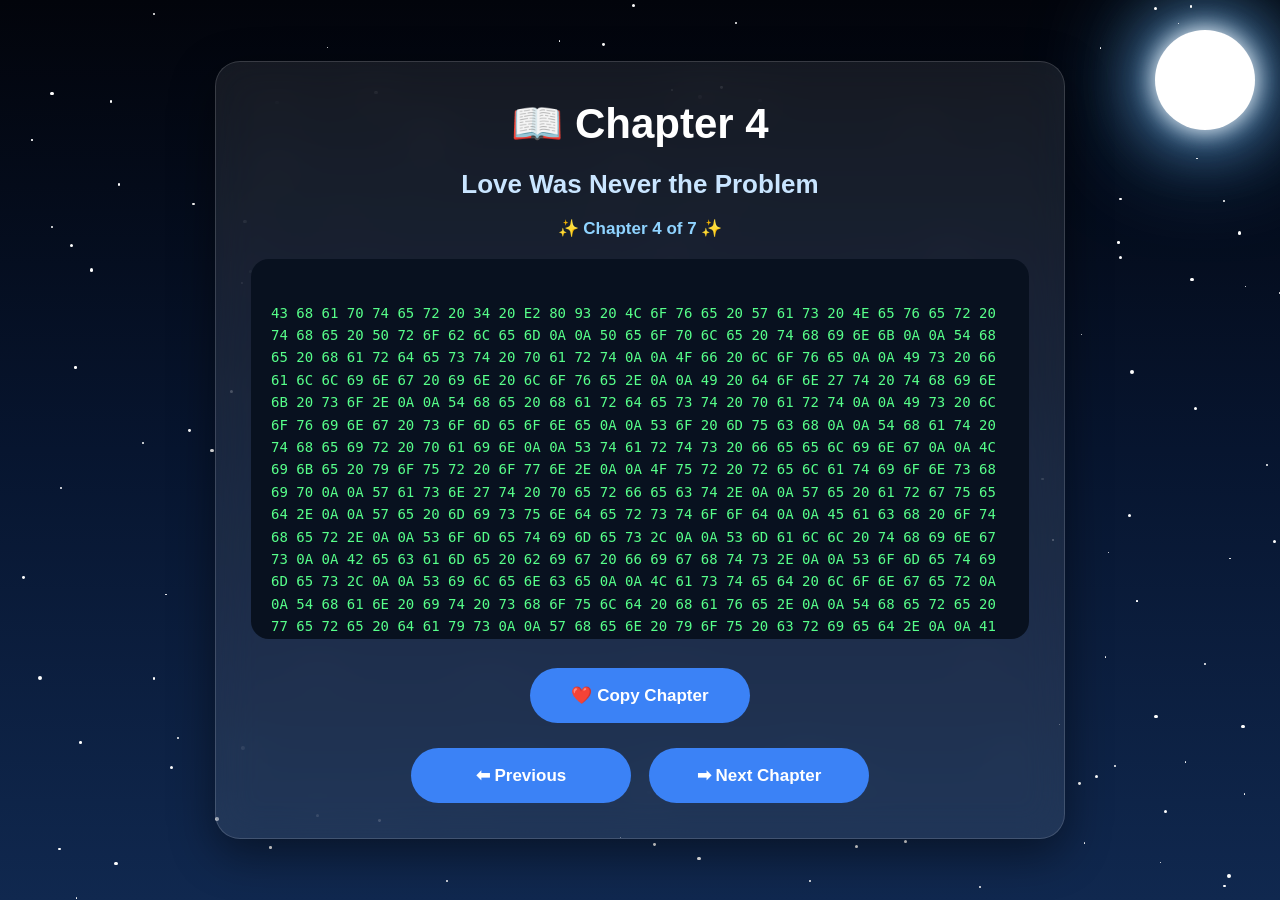
<file: chapter4.html>
<!DOCTYPE html>
<html lang="en">

<head>

<meta charset="UTF-8">
<meta name="viewport" content="width=device-width, initial-scale=1.0">

<meta name="theme-color" content="#060b16">
<meta name="apple-mobile-web-app-capable" content="yes">
<meta name="apple-mobile-web-app-status-bar-style" content="black-translucent">

<title>Chapter 4 | I Left, But Never Walked Away</title>

<link rel="stylesheet" href="style.css">

</head>

<body>

<div class="moon"></div>

<div class="container">

<h1>📖 Chapter 4</h1>

<h2>Love Was Never the Problem</h2>

<div class="progress">

✨ Chapter 4 of 7 ✨

</div>

<textarea id="hexCode" readonly>

43 68 61 70 74 65 72 20 34 20 E2 80 93 20 4C 6F 76 65 20 57 61 73 20 4E 65 76 65 72 20 74 68 65 20 50 72 6F 62 6C 65 6D 0A 0A 50 65 6F 70 6C 65 20 74 68 69 6E 6B 0A 0A 54 68 65 20 68 61 72 64 65 73 74 20 70 61 72 74 0A 0A 4F 66 20 6C 6F 76 65 0A 0A 49 73 20 66 61 6C 6C 69 6E 67 20 69 6E 20 6C 6F 76 65 2E 0A 0A 49 20 64 6F 6E 27 74 20 74 68 69 6E 6B 20 73 6F 2E 0A 0A 54 68 65 20 68 61 72 64 65 73 74 20 70 61 72 74 0A 0A 49 73 20 6C 6F 76 69 6E 67 20 73 6F 6D 65 6F 6E 65 0A 0A 53 6F 20 6D 75 63 68 0A 0A 54 68 61 74 20 74 68 65 69 72 20 70 61 69 6E 0A 0A 53 74 61 72 74 73 20 66 65 65 6C 69 6E 67 0A 0A 4C 69 6B 65 20 79 6F 75 72 20 6F 77 6E 2E 0A 0A 4F 75 72 20 72 65 6C 61 74 69 6F 6E 73 68 69 70 0A 0A 57 61 73 6E 27 74 20 70 65 72 66 65 63 74 2E 0A 0A 57 65 20 61 72 67 75 65 64 2E 0A 0A 57 65 20 6D 69 73 75 6E 64 65 72 73 74 6F 6F 64 0A 0A 45 61 63 68 20 6F 74 68 65 72 2E 0A 0A 53 6F 6D 65 74 69 6D 65 73 2C 0A 0A 53 6D 61 6C 6C 20 74 68 69 6E 67 73 0A 0A 42 65 63 61 6D 65 20 62 69 67 20 66 69 67 68 74 73 2E 0A 0A 53 6F 6D 65 74 69 6D 65 73 2C 0A 0A 53 69 6C 65 6E 63 65 0A 0A 4C 61 73 74 65 64 20 6C 6F 6E 67 65 72 0A 0A 54 68 61 6E 20 69 74 20 73 68 6F 75 6C 64 20 68 61 76 65 2E 0A 0A 54 68 65 72 65 20 77 65 72 65 20 64 61 79 73 0A 0A 57 68 65 6E 20 79 6F 75 20 63 72 69 65 64 2E 0A 0A 41 6E 64 20 65 76 65 72 79 20 74 69 6D 65 2C 0A 0A 41 20 70 61 72 74 20 6F 66 20 6D 65 0A 0A 42 72 6F 6B 65 20 74 6F 6F 2E 0A 0A 49 20 6B 6E 6F 77 0A 0A 59 6F 75 20 6D 61 64 65 0A 0A 53 6F 20 6D 61 6E 79 20 65 66 66 6F 72 74 73 0A 0A 46 6F 72 20 75 73 2E 0A 0A 59 6F 75 20 63 68 61 6E 67 65 64 0A 0A 4C 69 74 74 6C 65 20 68 61 62 69 74 73 2E 0A 0A 59 6F 75 20 74 72 69 65 64 0A 0A 54 6F 20 75 6E 64 65 72 73 74 61 6E 64 20 6D 65 2E 0A 0A 45 76 65 6E 20 61 66 74 65 72 0A 0A 4F 75 72 20 61 72 67 75 6D 65 6E 74 73 2C 0A 0A 59 6F 75 20 73 74 69 6C 6C 20 63 68 6F 73 65 0A 0A 54 6F 20 73 74 61 79 2E 0A 0A 54 68 61 6E 6B 20 79 6F 75 2E 2E 2E 0A 0A 46 6F 72 20 6E 65 76 65 72 0A 0A 47 69 76 69 6E 67 20 75 70 0A 0A 53 6F 20 65 61 73 69 6C 79 2E 0A 0A 54 68 65 72 65 20 77 65 72 65 0A 0A 53 6F 20 6D 61 6E 79 20 74 68 69 6E 67 73 0A 0A 41 62 6F 75 74 20 79 6F 75 0A 0A 54 68 61 74 20 49 20 6C 6F 76 65 64 2E 0A 0A 59 6F 75 72 20 69 6E 6E 6F 63 65 6E 63 65 2E 0A 0A 59 6F 75 72 20 63 68 69 6C 64 69 73 68 20 62 65 68 61 76 69 6F 75 72 2E 0A 0A 54 68 65 20 77 61 79 0A 0A 59 6F 75 20 74 72 75 73 74 65 64 20 6D 65 0A 0A 57 69 74 68 20 65 76 65 72 79 74 68 69 6E 67 2E 0A 0A 54 68 65 20 77 61 79 0A 0A 59 6F 75 20 74 6F 6C 64 20 6D 65 0A 0A 41 62 6F 75 74 20 74 68 65 20 73 6D 61 6C 6C 65 73 74 0A 0A 4D 6F 6D 65 6E 74 73 20 6F 66 20 79 6F 75 72 20 64 61 79 2C 0A 0A 41 73 20 69 66 20 74 68 65 79 20 77 65 72 65 0A 0A 54 68 65 20 62 69 67 67 65 73 74 20 73 74 6F 72 69 65 73 2E 0A 0A 54 68 65 20 72 61 6E 64 6F 6D 20 6D 65 73 73 61 67 65 73 0A 0A 54 68 61 74 20 61 70 70 65 61 72 65 64 0A 0A 57 69 74 68 6F 75 74 20 61 6E 79 20 72 65 61 73 6F 6E 2E 0A 0A 54 68 65 20 77 61 79 0A 0A 59 6F 75 20 63 6F 75 6C 64 20 6D 61 6B 65 20 6D 65 20 73 6D 69 6C 65 0A 0A 57 69 74 68 6F 75 74 20 65 76 65 6E 20 74 72 79 69 6E 67 2E 0A 0A 54 68 6F 73 65 20 6C 69 74 74 6C 65 20 74 68 69 6E 67 73 0A 0A 42 65 63 61 6D 65 0A 0A 54 68 65 20 62 69 67 67 65 73 74 20 70 61 72 74 0A 0A 4F 66 20 6D 79 20 68 61 70 70 69 6E 65 73 73 2E 0A 0A 42 75 74 20 73 6C 6F 77 6C 79 2E 2E 2E 0A 0A 41 6C 6F 6E 67 20 77 69 74 68 20 6C 6F 76 65 2C 0A 0A 41 6E 6F 74 68 65 72 20 66 65 65 6C 69 6E 67 0A 0A 53 74 61 72 74 65 64 20 67 72 6F 77 69 6E 67 0A 0A 49 6E 73 69 64 65 20 6D 65 2E 0A 0A 46 65 61 72 2E 0A 0A 4E 6F 74 20 74 68 65 20 66 65 61 72 0A 0A 4F 66 20 6C 6F 73 69 6E 67 20 79 6F 75 2E 0A 0A 54 68 65 20 66 65 61 72 0A 0A 4F 66 20 73 65 65 69 6E 67 20 6C 69 66 65 0A 0A 48 75 72 74 20 79 6F 75 2E 0A 0A 4D 61 6E 79 20 74 69 6D 65 73 2C 0A 0A 49 20 6E 6F 74 69 63 65 64 0A 0A 54 68 61 74 20 77 68 65 6E 65 76 65 72 0A 0A 4C 69 66 65 20 62 65 63 61 6D 65 20 64 69 66 66 69 63 75 6C 74 2C 0A 0A 59 6F 75 20 6C 69 73 74 65 6E 65 64 0A 0A 54 6F 20 79 6F 75 72 20 68 65 61 72 74 0A 0A 42 65 66 6F 72 65 20 67 69 76 69 6E 67 0A 0A 59 6F 75 72 20 6D 69 6E 64 0A 0A 41 20 63 68 61 6E 63 65 20 74 6F 20 73 70 65 61 6B 2E 0A 0A 41 6E 64 20 73 6F 6D 65 74 69 6D 65 73 2C 0A 0A 54 68 6F 73 65 20 64 65 63 69 73 69 6F 6E 73 0A 0A 45 6E 64 65 64 20 75 70 0A 0A 48 75 72 74 69 6E 67 20 79 6F 75 2E 0A 0A 45 76 65 72 79 20 74 69 6D 65 0A 0A 54 68 61 74 20 68 61 70 70 65 6E 65 64 2C 0A 0A 49 20 77 69 73 68 65 64 0A 0A 49 20 63 6F 75 6C 64 20 70 72 6F 74 65 63 74 20 79 6F 75 2E 0A 0A 49 20 77 69 73 68 65 64 0A 0A 49 20 63 6F 75 6C 64 20 73 74 6F 70 0A 0A 45 76 65 72 79 20 74 65 61 72 0A 0A 42 65 66 6F 72 65 20 69 74 20 72 65 61 63 68 65 64 0A 0A 59 6F 75 72 20 65 79 65 73 2E 0A 0A 42 75 74 20 74 68 65 6E 2C 0A 0A 4F 6E 65 20 71 75 65 73 74 69 6F 6E 0A 0A 4B 65 70 74 20 72 65 74 75 72 6E 69 6E 67 0A 0A 54 6F 20 6D 65 2E 0A 0A 22 57 68 61 74 20 69 66 0A 0A 4F 6E 65 20 64 61 79 2C 0A 0A 49 27 6D 20 6E 6F 74 20 74 68 65 72 65 3F 22 0A 0A 4C 69 66 65 0A 0A 57 69 6C 6C 20 61 73 6B 20 79 6F 75 0A 0A 51 75 65 73 74 69 6F 6E 73 0A 0A 54 68 61 74 20 49 20 63 61 6E 6E 6F 74 20 61 6E 73 77 65 72 2E 0A 0A 49 74 20 77 69 6C 6C 20 70 6C 61 63 65 0A 0A 43 68 6F 69 63 65 73 0A 0A 49 6E 20 66 72 6F 6E 74 20 6F 66 20 79 6F 75 0A 0A 54 68 61 74 20 6F 6E 6C 79 0A 0A 59 6F 75 20 63 61 6E 20 6D 61 6B 65 2E 0A 0A 41 6E 64 20 6D 6F 72 65 20 74 68 61 6E 20 61 6E 79 74 68 69 6E 67 2C 0A 0A 49 20 77 61 6E 74 65 64 20 79 6F 75 0A 0A 54 6F 20 62 65 6C 69 65 76 65 0A 0A 49 6E 20 79 6F 75 72 73 65 6C 66 2E 0A 0A 4F 6E 65 20 64 61 79 2C 0A 0A 59 6F 75 20 6C 6F 6F 6B 65 64 20 61 74 20 6D 65 0A 0A 41 6E 64 20 61 73 6B 65 64 2C 0A 0A 22 57 68 79 20 63 61 6E 27 74 20 79 6F 75 20 61 63 63 65 70 74 20 6D 65 20 74 68 65 20 77 61 79 20 49 20 61 6D 3F 22 0A 0A 46 6F 72 20 61 20 6D 6F 6D 65 6E 74 2C 0A 0A 49 20 68 61 64 20 6E 6F 20 77 6F 72 64 73 2E 0A 0A 4E 6F 74 20 62 65 63 61 75 73 65 0A 0A 49 20 64 69 64 6E 27 74 20 6B 6E 6F 77 0A 0A 54 68 65 20 61 6E 73 77 65 72 2E 0A 0A 42 75 74 20 62 65 63 61 75 73 65 0A 0A 49 20 77 61 73 20 61 66 72 61 69 64 0A 0A 59 6F 75 20 77 6F 75 6C 64 20 74 68 69 6E 6B 0A 0A 49 20 77 61 6E 74 65 64 0A 0A 54 6F 20 63 68 61 6E 67 65 20 79 6F 75 2E 0A 0A 54 68 65 20 74 72 75 74 68 20 69 73 2E 2E 2E 0A 0A 49 20 6E 65 76 65 72 20 77 61 6E 74 65 64 0A 0A 41 20 64 69 66 66 65 72 65 6E 74 20 67 69 72 6C 2E 0A 0A 49 20 61 63 63 65 70 74 65 64 0A 0A 59 6F 75 72 20 73 6D 69 6C 65 2E 0A 0A 59 6F 75 72 20 69 6E 6E 6F 63 65 6E 63 65 2E 0A 0A 59 6F 75 72 20 63 61 72 69 6E 67 20 68 65 61 72 74 2E 0A 0A 59 6F 75 72 20 63 68 69 6C 64 69 73 68 20 73 69 64 65 2E 0A 0A 59 6F 75 72 20 65 6D 6F 74 69 6F 6E 61 6C 20 6E 61 74 75 72 65 2E 0A 0A 49 20 61 63 63 65 70 74 65 64 0A 0A 45 76 65 72 79 20 70 61 72 74 20 6F 66 20 79 6F 75 2E 0A 0A 42 65 63 61 75 73 65 0A 0A 54 68 6F 73 65 20 77 65 72 65 0A 0A 54 68 65 20 72 65 61 73 6F 6E 73 0A 0A 49 20 66 65 6C 6C 20 69 6E 20 6C 6F 76 65 0A 0A 57 69 74 68 20 79 6F 75 2E 0A 0A 49 20 77 61 73 6E 27 74 20 68 6F 70 69 6E 67 0A 0A 59 6F 75 20 77 6F 75 6C 64 20 62 65 63 6F 6D 65 0A 0A 53 6F 6D 65 6F 6E 65 20 65 6C 73 65 2E 0A 0A 49 20 6F 6E 6C 79 20 68 6F 70 65 64 0A 0A 54 68 61 74 20 61 73 20 6C 69 66 65 0A 0A 4D 6F 76 65 64 20 66 6F 72 77 61 72 64 2C 0A 0A 49 74 20 77 6F 75 6C 64 20 68 65 6C 70 20 79 6F 75 0A 0A 42 65 63 6F 6D 65 20 73 74 72 6F 6E 67 65 72 2E 0A 0A 4D 6F 72 65 20 63 6F 6E 66 69 64 65 6E 74 2E 0A 0A 4D 6F 72 65 20 73 75 72 65 0A 0A 4F 66 20 79 6F 75 72 20 6F 77 6E 20 64 65 63 69 73 69 6F 6E 73 2E 0A 0A 4E 6F 74 20 66 6F 72 20 6D 65 2E 0A 0A 4E 6F 74 20 74 6F 20 70 72 6F 76 65 0A 0A 41 6E 79 74 68 69 6E 67 20 74 6F 20 61 6E 79 6F 6E 65 2E 0A 0A 42 75 74 20 66 6F 72 20 79 6F 75 72 73 65 6C 66 2E 0A 0A 4D 61 79 62 65 0A 0A 49 27 6D 20 77 72 6F 6E 67 2E 0A 0A 4D 61 79 62 65 0A 0A 49 27 6D 20 72 69 67 68 74 2E 0A 0A 4F 6E 6C 79 20 74 69 6D 65 0A 0A 57 69 6C 6C 20 61 6E 73 77 65 72 20 74 68 61 74 2E 0A 0A 42 75 74 20 6F 6E 65 20 74 68 69 6E 67 0A 0A 57 69 6C 6C 20 61 6C 77 61 79 73 20 62 65 20 74 72 75 65 2E 0A 0A 45 76 65 72 79 74 68 69 6E 67 0A 0A 49 20 65 76 65 72 20 73 61 69 64 2E 2E 2E 0A 0A 45 76 65 72 79 74 68 69 6E 67 0A 0A 49 20 65 76 65 72 20 77 6F 72 72 69 65 64 20 61 62 6F 75 74 2E 2E 2E 0A 0A 43 61 6D 65 20 66 72 6F 6D 20 6C 6F 76 65 2E 0A 0A 42 65 63 61 75 73 65 20 6C 6F 76 69 6E 67 20 79 6F 75 0A 0A 57 61 73 20 6E 65 76 65 72 0A 0A 54 68 65 20 70 72 6F 62 6C 65 6D 2E 0A 0A 54 68 65 20 70 72 6F 62 6C 65 6D 20 77 61 73 2E 2E 2E 0A 0A 49 20 77 61 6E 74 65 64 0A 0A 4C 69 66 65 0A 0A 54 6F 20 62 65 20 6B 69 6E 64 65 72 0A 0A 54 6F 20 74 68 65 20 67 69 72 6C 0A 0A 49 20 6C 6F 76 65 64 2E
</textarea>

<div class="buttons">

<button onclick="copyHex()">

❤️ Copy Chapter

</button>

</div>

<div class="buttons">

<a href="chapter3.html">

⬅ Previous

</a>

<a href="chapter5.html">

➡ Next Chapter

</a>

</div>

</div>

<script src="script.js"></script>

</body>

</html>
</file>
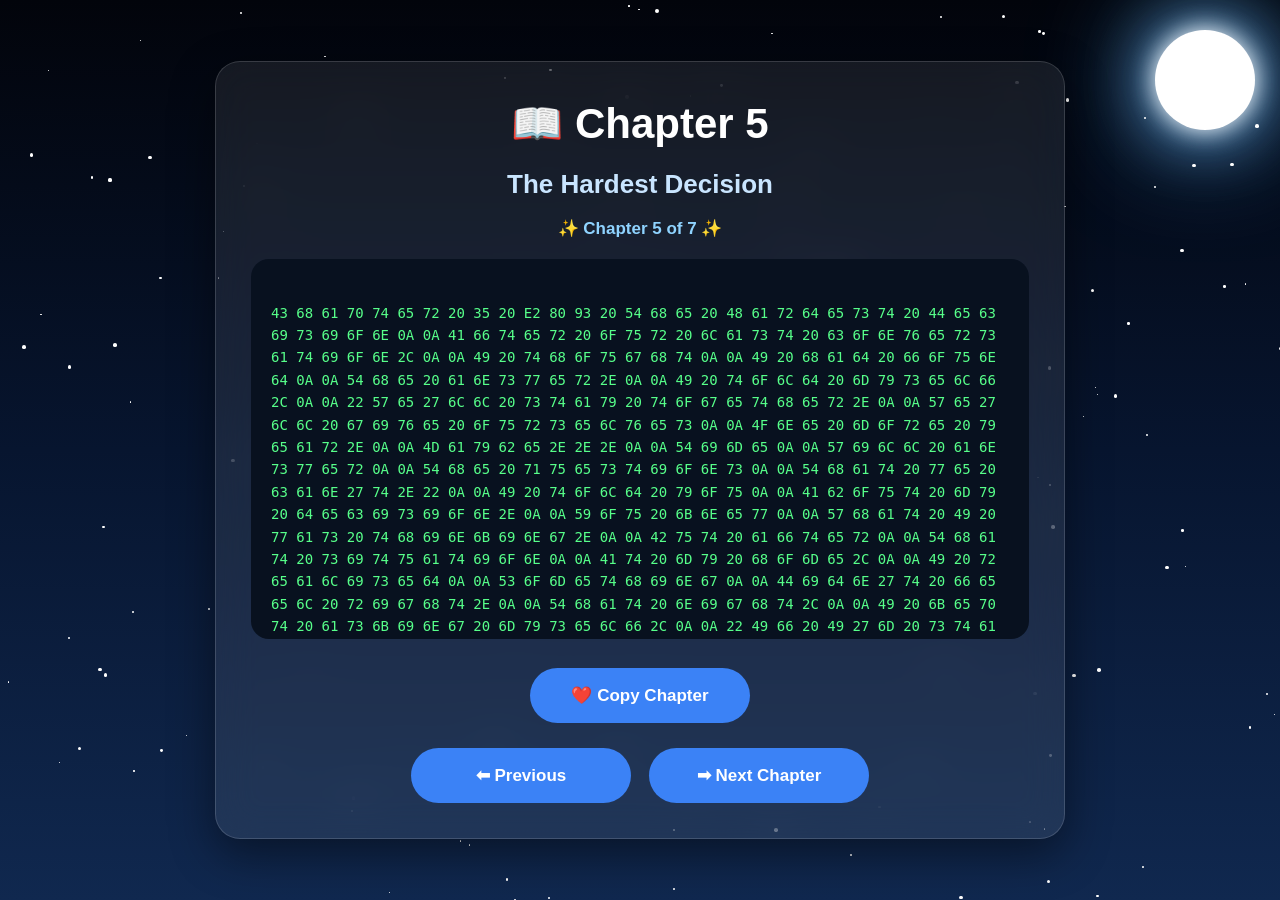
<file: chapter5.html>
<!DOCTYPE html>
<html lang="en">

<head>

<meta charset="UTF-8">
<meta name="viewport" content="width=device-width, initial-scale=1.0">

<meta name="theme-color" content="#060b16">
<meta name="apple-mobile-web-app-capable" content="yes">
<meta name="apple-mobile-web-app-status-bar-style" content="black-translucent">

<title>Chapter 5 | I Left, But Never Walked Away</title>

<link rel="stylesheet" href="style.css">

</head>

<body>

<div class="moon"></div>

<div class="container">

<h1>📖 Chapter 5</h1>

<h2>The Hardest Decision</h2>

<div class="progress">

✨ Chapter 5 of 7 ✨

</div>

<textarea id="hexCode" readonly>

43 68 61 70 74 65 72 20 35 20 E2 80 93 20 54 68 65 20 48 61 72 64 65 73 74 20 44 65 63 69 73 69 6F 6E 0A 0A 41 66 74 65 72 20 6F 75 72 20 6C 61 73 74 20 63 6F 6E 76 65 72 73 61 74 69 6F 6E 2C 0A 0A 49 20 74 68 6F 75 67 68 74 0A 0A 49 20 68 61 64 20 66 6F 75 6E 64 0A 0A 54 68 65 20 61 6E 73 77 65 72 2E 0A 0A 49 20 74 6F 6C 64 20 6D 79 73 65 6C 66 2C 0A 0A 22 57 65 27 6C 6C 20 73 74 61 79 20 74 6F 67 65 74 68 65 72 2E 0A 0A 57 65 27 6C 6C 20 67 69 76 65 20 6F 75 72 73 65 6C 76 65 73 0A 0A 4F 6E 65 20 6D 6F 72 65 20 79 65 61 72 2E 0A 0A 4D 61 79 62 65 2E 2E 2E 0A 0A 54 69 6D 65 0A 0A 57 69 6C 6C 20 61 6E 73 77 65 72 0A 0A 54 68 65 20 71 75 65 73 74 69 6F 6E 73 0A 0A 54 68 61 74 20 77 65 20 63 61 6E 27 74 2E 22 0A 0A 49 20 74 6F 6C 64 20 79 6F 75 0A 0A 41 62 6F 75 74 20 6D 79 20 64 65 63 69 73 69 6F 6E 2E 0A 0A 59 6F 75 20 6B 6E 65 77 0A 0A 57 68 61 74 20 49 20 77 61 73 20 74 68 69 6E 6B 69 6E 67 2E 0A 0A 42 75 74 20 61 66 74 65 72 0A 0A 54 68 61 74 20 73 69 74 75 61 74 69 6F 6E 0A 0A 41 74 20 6D 79 20 68 6F 6D 65 2C 0A 0A 49 20 72 65 61 6C 69 73 65 64 0A 0A 53 6F 6D 65 74 68 69 6E 67 0A 0A 44 69 64 6E 27 74 20 66 65 65 6C 20 72 69 67 68 74 2E 0A 0A 54 68 61 74 20 6E 69 67 68 74 2C 0A 0A 49 20 6B 65 70 74 20 61 73 6B 69 6E 67 20 6D 79 73 65 6C 66 2C 0A 0A 22 49 66 20 49 27 6D 20 73 74 61 79 69 6E 67 2C 0A 0A 57 68 69 6C 65 20 77 61 69 74 69 6E 67 0A 0A 46 6F 72 20 73 6F 6D 65 74 68 69 6E 67 20 74 6F 20 63 68 61 6E 67 65 2E 2E 2E 0A 0A 41 6D 20 49 20 72 65 61 6C 6C 79 0A 0A 42 65 69 6E 67 20 68 6F 6E 65 73 74 3F 22 0A 0A 54 68 65 20 6D 6F 72 65 0A 0A 49 20 74 68 6F 75 67 68 74 20 61 62 6F 75 74 20 69 74 2C 0A 0A 54 68 65 20 6D 6F 72 65 0A 0A 49 20 72 65 61 6C 69 73 65 64 0A 0A 49 20 77 61 73 6E 27 74 20 62 65 69 6E 67 20 66 61 69 72 2E 0A 0A 4E 6F 74 20 74 6F 20 79 6F 75 2E 0A 0A 4E 6F 74 20 74 6F 20 6D 79 73 65 6C 66 2E 0A 0A 49 20 6C 6F 76 65 64 20 79 6F 75 0A 0A 45 78 61 63 74 6C 79 0A 0A 54 68 65 20 77 61 79 20 79 6F 75 20 77 65 72 65 2E 0A 0A 53 6F 20 77 68 79 0A 0A 57 61 73 20 49 20 77 61 69 74 69 6E 67 0A 0A 46 6F 72 20 61 6E 6F 74 68 65 72 20 79 65 61 72 2C 0A 0A 43 61 72 72 79 69 6E 67 0A 0A 41 20 64 65 63 69 73 69 6F 6E 0A 0A 53 69 6C 65 6E 74 6C 79 0A 0A 49 6E 73 69 64 65 20 6D 79 20 68 65 61 72 74 3F 0A 0A 54 68 61 74 20 77 61 73 6E 27 74 0A 0A 54 68 65 20 6B 69 6E 64 20 6F 66 20 6C 6F 76 65 0A 0A 49 20 77 61 6E 74 65 64 0A 0A 54 6F 20 67 69 76 65 20 79 6F 75 2E 0A 0A 54 68 65 20 6E 65 78 74 20 64 61 79 2C 0A 0A 57 65 20 74 61 6C 6B 65 64 20 61 67 61 69 6E 2E 0A 0A 4E 6F 74 20 74 68 72 6F 75 67 68 20 6D 65 73 73 61 67 65 73 2E 0A 0A 4E 6F 74 20 66 61 63 65 20 74 6F 20 66 61 63 65 2E 0A 0A 4A 75 73 74 2E 2E 2E 0A 0A 41 20 70 68 6F 6E 65 20 63 61 6C 6C 2E 0A 0A 41 20 63 61 6C 6C 0A 0A 49 27 6C 6C 20 72 65 6D 65 6D 62 65 72 0A 0A 46 6F 72 20 74 68 65 20 72 65 73 74 0A 0A 4F 66 20 6D 79 20 6C 69 66 65 2E 0A 0A 59 6F 75 20 77 65 72 65 20 63 72 79 69 6E 67 2E 0A 0A 4E 6F 74 20 62 65 63 61 75 73 65 0A 0A 59 6F 75 20 77 61 6E 74 65 64 0A 0A 54 6F 20 6D 61 6B 65 20 6D 65 20 66 65 65 6C 20 67 75 69 6C 74 79 2E 0A 0A 42 75 74 20 62 65 63 61 75 73 65 0A 0A 59 6F 75 20 77 65 72 65 20 74 72 79 69 6E 67 0A 0A 57 69 74 68 20 65 76 65 72 79 74 68 69 6E 67 0A 0A 59 6F 75 20 68 61 64 0A 0A 54 6F 20 6D 61 6B 65 20 6D 65 20 75 6E 64 65 72 73 74 61 6E 64 2E 0A 0A 59 6F 75 20 65 78 70 6C 61 69 6E 65 64 0A 0A 59 6F 75 72 20 73 69 64 65 2E 0A 0A 59 6F 75 20 74 6F 6C 64 20 6D 65 0A 0A 45 76 65 72 79 74 68 69 6E 67 0A 0A 59 6F 75 20 66 65 6C 74 2E 0A 0A 59 6F 75 20 6B 65 70 74 20 74 72 79 69 6E 67 0A 0A 54 6F 20 63 6F 6E 76 69 6E 63 65 20 6D 65 0A 0A 54 68 61 74 20 77 65 20 63 6F 75 6C 64 0A 0A 53 74 61 79 20 74 6F 67 65 74 68 65 72 2E 0A 0A 54 68 61 74 20 77 65 20 63 6F 75 6C 64 0A 0A 57 6F 72 6B 20 74 68 72 6F 75 67 68 20 69 74 2E 0A 0A 54 68 61 74 20 49 20 73 68 6F 75 6C 64 0A 0A 41 63 63 65 70 74 20 79 6F 75 0A 0A 54 68 65 20 77 61 79 20 79 6F 75 20 61 72 65 2E 0A 0A 49 20 6C 69 73 74 65 6E 65 64 0A 0A 54 6F 20 65 76 65 72 79 20 77 6F 72 64 2E 0A 0A 45 76 65 72 79 20 70 61 75 73 65 2E 0A 0A 45 76 65 72 79 20 74 65 61 72 0A 0A 48 69 64 64 65 6E 0A 0A 49 6E 20 79 6F 75 72 20 76 6F 69 63 65 2E 0A 0A 42 65 6C 69 65 76 65 20 6D 65 2E 2E 2E 0A 0A 41 20 70 61 72 74 20 6F 66 20 6D 65 0A 0A 57 61 6E 74 65 64 0A 0A 54 6F 20 66 6F 72 67 65 74 0A 0A 45 76 65 72 79 20 74 68 6F 75 67 68 74 0A 0A 49 6E 20 6D 79 20 68 65 61 64 2E 0A 0A 41 20 70 61 72 74 20 6F 66 20 6D 65 0A 0A 57 61 6E 74 65 64 20 74 6F 20 73 61 79 2C 0A 0A 22 4F 6B 61 79 2E 0A 0A 4C 65 74 27 73 20 6C 65 61 76 65 0A 0A 45 76 65 72 79 74 68 69 6E 67 20 62 65 68 69 6E 64 2E 0A 0A 4C 65 74 27 73 20 6A 75 73 74 0A 0A 53 74 61 79 20 74 6F 67 65 74 68 65 72 2E 22 0A 0A 42 75 74 20 61 6E 6F 74 68 65 72 20 70 61 72 74 0A 0A 4F 66 20 6D 65 0A 0A 4B 65 70 74 20 61 73 6B 69 6E 67 0A 0A 54 68 65 20 73 61 6D 65 20 71 75 65 73 74 69 6F 6E 2E 0A 0A 22 49 66 20 49 20 73 74 61 79 2C 0A 0A 57 69 6C 6C 20 73 68 65 20 65 76 65 72 0A 0A 47 65 74 20 74 68 65 20 63 68 61 6E 63 65 0A 0A 54 6F 20 62 65 6C 69 65 76 65 0A 0A 49 6E 20 68 65 72 73 65 6C 66 2C 0A 0A 54 68 65 20 77 61 79 0A 0A 49 20 61 6C 72 65 61 64 79 20 62 65 6C 69 65 76 65 0A 0A 49 6E 20 68 65 72 3F 22 0A 0A 49 20 77 61 73 6E 27 74 20 74 69 72 65 64 0A 0A 4F 66 20 73 74 61 6E 64 69 6E 67 0A 0A 42 65 73 69 64 65 20 79 6F 75 2E 0A 0A 49 20 6E 65 76 65 72 20 77 61 73 2E 0A 0A 49 20 6A 75 73 74 20 77 69 73 68 65 64 0A 0A 54 68 61 74 20 6F 6E 65 20 64 61 79 2C 0A 0A 57 68 65 6E 20 6C 69 66 65 0A 0A 50 6C 61 63 65 64 0A 0A 41 20 64 69 66 66 69 63 75 6C 74 20 64 65 63 69 73 69 6F 6E 0A 0A 49 6E 20 66 72 6F 6E 74 20 6F 66 20 79 6F 75 2C 0A 0A 59 6F 75 20 77 6F 75 6C 64 20 74 72 75 73 74 0A 0A 59 6F 75 72 20 6F 77 6E 20 6A 75 64 67 6D 65 6E 74 0A 0A 57 69 74 68 6F 75 74 20 66 65 65 6C 69 6E 67 0A 0A 54 68 61 74 20 79 6F 75 20 6E 65 65 64 65 64 0A 0A 53 6F 6D 65 6F 6E 65 20 65 6C 73 65 0A 0A 54 6F 20 74 65 6C 6C 20 79 6F 75 0A 0A 57 68 61 74 20 74 6F 20 64 6F 2E 0A 0A 41 66 74 65 72 20 61 20 6C 6F 6E 67 20 73 69 6C 65 6E 63 65 2C 0A 0A 49 20 66 69 6E 61 6C 6C 79 20 73 61 69 64 2C 0A 0A 22 57 68 61 74 20 69 66 2E 2E 2E 0A 0A 49 6E 73 74 65 61 64 20 6F 66 0A 0A 57 61 69 74 69 6E 67 20 6F 6E 65 20 6D 6F 72 65 20 79 65 61 72 2E 2E 2E 0A 0A 57 65 20 74 61 6B 65 0A 0A 41 20 74 77 6F 2D 79 65 61 72 20 62 72 65 61 6B 3F 22 0A 0A 54 68 65 72 65 20 77 61 73 20 73 69 6C 65 6E 63 65 2E 0A 0A 54 68 65 6E 2E 2E 2E 0A 0A 41 66 74 65 72 20 61 20 6C 6F 6E 67 20 63 6F 6E 76 65 72 73 61 74 69 6F 6E 2E 2E 2E 0A 0A 41 66 74 65 72 20 77 65 20 62 6F 74 68 0A 0A 54 72 69 65 64 20 74 6F 20 75 6E 64 65 72 73 74 61 6E 64 0A 0A 45 61 63 68 20 6F 74 68 65 72 27 73 20 68 65 61 72 74 73 2E 2E 2E 0A 0A 41 66 74 65 72 20 65 76 65 72 79 20 71 75 65 73 74 69 6F 6E 2C 0A 0A 45 76 65 72 79 20 61 6E 73 77 65 72 2C 0A 0A 41 6E 64 20 65 76 65 72 79 20 74 65 61 72 2E 2E 2E 0A 0A 59 6F 75 20 66 69 6E 61 6C 6C 79 20 73 61 69 64 2C 0A 0A 4E 6F 74 20 63 61 6C 6D 6C 79 2E 0A 0A 4E 6F 74 20 71 75 69 65 74 6C 79 2E 0A 0A 42 75 74 20 77 69 74 68 0A 0A 54 68 65 20 70 61 69 6E 0A 0A 41 6E 64 20 66 72 75 73 74 72 61 74 69 6F 6E 0A 0A 59 6F 75 20 68 61 64 20 62 65 65 6E 0A 0A 48 6F 6C 64 69 6E 67 20 69 6E 73 69 64 65 2C 0A 0A 22 49 66 20 61 66 74 65 72 20 6F 6E 65 20 79 65 61 72 0A 0A 59 6F 75 27 6C 6C 20 73 74 69 6C 6C 20 6D 61 6B 65 0A 0A 54 68 65 20 73 61 6D 65 20 64 65 63 69 73 69 6F 6E 2C 0A 0A 54 68 65 6E 20 77 68 79 20 73 68 6F 75 6C 64 0A 0A 57 65 20 77 61 69 74 3F 0A 0A 57 68 79 20 63 61 6E 27 74 0A 0A 57 65 20 64 6F 20 69 74 20 6E 6F 77 3F 0A 0A 4C 65 74 27 73 20 74 61 6B 65 0A 0A 41 20 6F 6E 65 2D 79 65 61 72 20 62 72 65 61 6B 2E 22 0A 0A 46 6F 72 20 61 20 66 65 77 20 73 65 63 6F 6E 64 73 2C 0A 0A 49 20 63 6F 75 6C 64 6E 27 74 0A 0A 53 61 79 20 61 6E 79 74 68 69 6E 67 2E 0A 0A 49 20 6E 65 76 65 72 20 65 78 70 65 63 74 65 64 0A 0A 54 68 6F 73 65 20 77 6F 72 64 73 0A 0A 54 6F 20 63 6F 6D 65 20 66 72 6F 6D 20 79 6F 75 2E 0A 0A 49 20 74 68 6F 75 67 68 74 20 61 62 6F 75 74 0A 0A 45 76 65 72 79 74 68 69 6E 67 2E 0A 0A 41 62 6F 75 74 20 75 73 2E 0A 0A 41 62 6F 75 74 20 6F 75 72 20 6C 6F 76 65 2E 0A 0A 41 62 6F 75 74 20 74 68 65 20 66 75 74 75 72 65 0A 0A 57 65 20 77 65 72 65 20 62 6F 74 68 0A 0A 41 66 72 61 69 64 20 6F 66 2E 0A 0A 54 68 65 6E 2E 2E 2E 0A 0A 49 20 61 6E 73 77 65 72 65 64 0A 0A 57 69 74 68 20 6F 6E 65 20 77 6F 72 64 2E 0A 0A 22 4F 6B 61 79 2E 22 0A 0A 4E 6F 74 20 62 65 63 61 75 73 65 0A 0A 4F 6E 65 20 79 65 61 72 0A 0A 53 6F 75 6E 64 65 64 20 65 61 73 69 65 72 2E 0A 0A 4E 6F 74 20 62 65 63 61 75 73 65 0A 0A 49 20 77 61 6E 74 65 64 0A 0A 54 6F 20 62 65 20 61 77 61 79 0A 0A 46 72 6F 6D 20 79 6F 75 2E 0A 0A 42 75 74 20 62 65 63 61 75 73 65 0A 0A 46 6F 72 20 74 68 65 20 66 69 72 73 74 20 74 69 6D 65 2C 0A 0A 54 68 69 73 20 77 61 73 6E 27 74 0A 0A 4F 6E 6C 79 20 6D 79 20 64 65 63 69 73 69 6F 6E 2E 0A 0A 49 74 20 68 61 64 20 62 65 63 6F 6D 65 0A 0A 4F 75 72 20 64 65 63 69 73 69 6F 6E 2E 0A 0A 57 68 65 6E 20 74 68 65 20 63 61 6C 6C 20 65 6E 64 65 64 2C 0A 0A 54 68 65 20 73 69 6C 65 6E 63 65 0A 0A 41 72 6F 75 6E 64 20 6D 65 0A 0A 46 65 6C 74 20 68 65 61 76 69 65 72 0A 0A 54 68 61 6E 20 62 65 66 6F 72 65 2E 0A 0A 49 20 6C 6F 6F 6B 65 64 0A 0A 41 74 20 6D 79 20 70 68 6F 6E 65 2E 0A 0A 53 6F 20 6D 61 6E 79 20 74 69 6D 65 73 2C 0A 0A 49 20 77 61 6E 74 65 64 0A 0A 54 6F 20 63 61 6C 6C 20 79 6F 75 20 61 67 61 69 6E 2E 0A 0A 54 6F 20 74 65 6C 6C 20 79 6F 75 2C 0A 0A 22 49 20 63 68 61 6E 67 65 64 20 6D 79 20 6D 69 6E 64 2E 22 0A 0A 42 75 74 20 49 20 64 69 64 6E 27 74 2E 0A 0A 4E 6F 74 20 62 65 63 61 75 73 65 0A 0A 49 20 73 74 6F 70 70 65 64 0A 0A 4C 6F 76 69 6E 67 20 79 6F 75 2E 0A 0A 42 75 74 20 62 65 63 61 75 73 65 0A 0A 49 66 20 49 20 62 72 6F 6B 65 0A 0A 54 68 65 20 70 72 6F 6D 69 73 65 0A 0A 57 65 20 68 61 64 20 6A 75 73 74 20 6D 61 64 65 2C 0A 0A 54 68 65 6E 20 65 76 65 72 79 74 68 69 6E 67 0A 0A 57 65 20 68 61 64 20 67 6F 6E 65 20 74 68 72 6F 75 67 68 0A 0A 57 6F 75 6C 64 20 6C 6F 73 65 0A 0A 49 74 73 20 6D 65 61 6E 69 6E 67 2E 0A 0A 4D 61 79 62 65 0A 0A 49 27 6D 20 77 72 6F 6E 67 2E 0A 0A 4D 61 79 62 65 0A 0A 49 27 6D 20 72 69 67 68 74 2E 0A 0A 4F 6E 6C 79 20 74 69 6D 65 0A 0A 57 69 6C 6C 20 61 6E 73 77 65 72 20 74 68 61 74 2E 0A 0A 42 75 74 20 6F 6E 65 20 74 68 69 6E 67 0A 0A 57 69 6C 6C 20 6E 65 76 65 72 20 63 68 61 6E 67 65 2E 0A 0A 49 20 64 69 64 6E 27 74 20 63 68 6F 6F 73 65 0A 0A 44 69 73 74 61 6E 63 65 0A 0A 42 65 63 61 75 73 65 20 49 20 6C 6F 76 65 64 20 79 6F 75 20 6C 65 73 73 2E 0A 0A 49 20 63 68 6F 73 65 20 69 74 0A 0A 42 65 63 61 75 73 65 20 49 20 6C 6F 76 65 64 20 79 6F 75 20 65 6E 6F 75 67 68 0A 0A 54 6F 20 68 6F 70 65 0A 0A 54 68 61 74 20 6F 6E 65 20 64 61 79 2C 0A 0A 4C 69 66 65 20 77 6F 75 6C 64 20 68 65 6C 70 20 79 6F 75 0A 0A 42 65 6C 69 65 76 65 20 69 6E 20 79 6F 75 72 73 65 6C 66 0A 0A 54 68 65 20 77 61 79 0A 0A 49 20 61 6C 77 61 79 73 20 62 65 6C 69 65 76 65 64 0A 0A 49 6E 20 79 6F 75 2E 0A 0A 41 6E 64 20 74 68 61 74 2C 0A 0A 4D 6F 72 65 20 74 68 61 6E 20 61 6E 79 74 68 69 6E 67 2C 0A 0A 57 61 73 20 74 68 65 20 66 75 74 75 72 65 0A 0A 49 20 64 72 65 61 6D 65 64 20 6F 66 0A 0A 46 6F 72 20 75 73 2E 0A 0A 55 6E 74 69 6C 20 74 68 61 74 20 64 61 79 20 63 6F 6D 65 73 2E 2E 2E 0A 0A 49 27 6C 6C 20 6B 65 65 70 0A 0A 54 68 65 20 70 72 6F 6D 69 73 65 0A 0A 57 65 20 6D 61 64 65 20 74 6F 67 65 74 68 65 72 2E 0A 0A 45 76 65 6E 20 69 66 0A 0A 4B 65 65 70 69 6E 67 20 69 74 0A 0A 4D 65 61 6E 73 20 6D 69 73 73 69 6E 67 20 79 6F 75 0A 0A 45 76 65 72 79 20 73 69 6E 67 6C 65 20 64 61 79 2E
</textarea>

<div class="buttons">

<button onclick="copyHex()">

❤️ Copy Chapter

</button>

</div>

<div class="buttons">

<a href="chapter4.html">

⬅ Previous

</a>

<a href="chapter6.html">

➡ Next Chapter

</a>

</div>

</div>

<script src="script.js"></script>

</body>

</html>
</file>
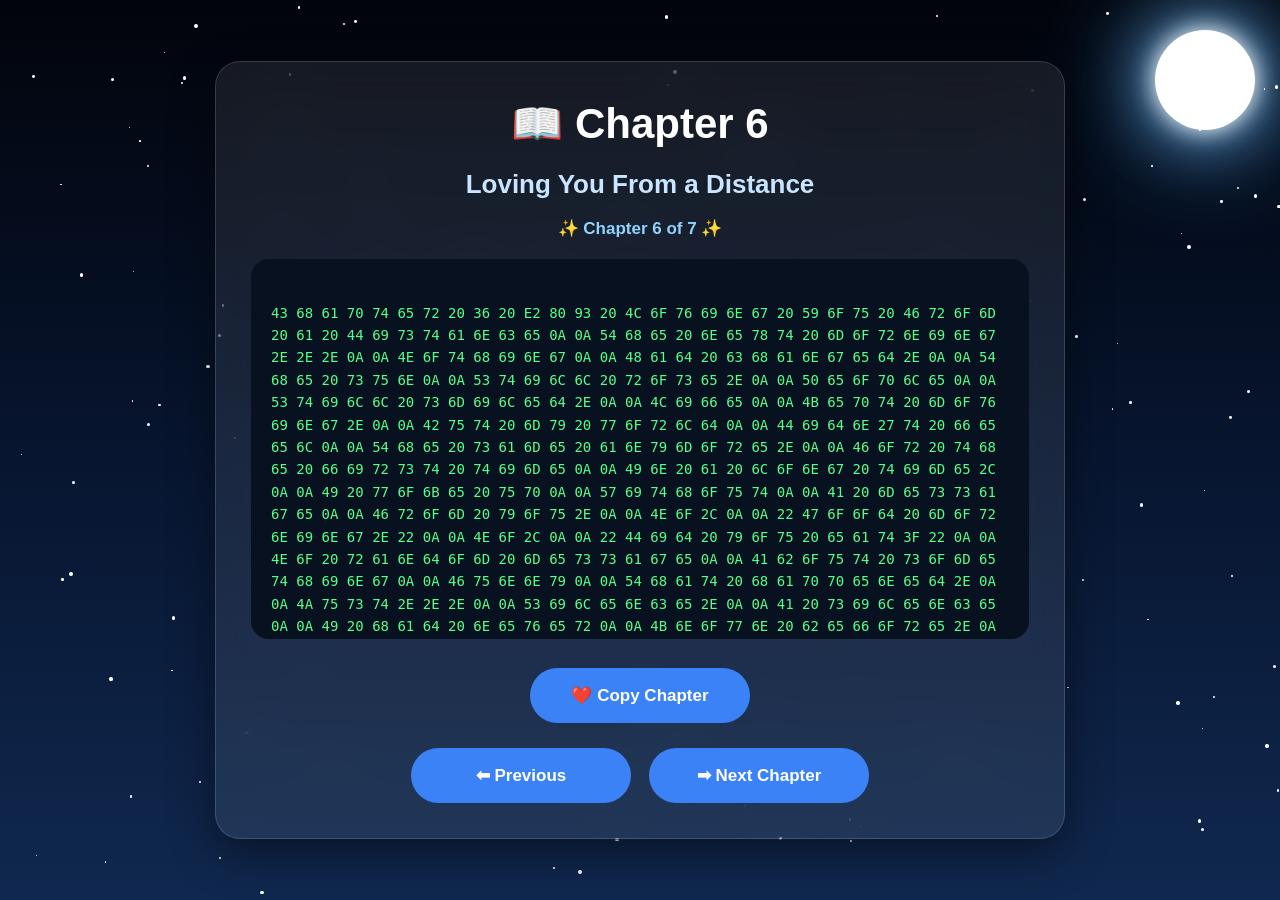
<file: chapter6.html>
<!DOCTYPE html>
<html lang="en">

<head>

<meta charset="UTF-8">
<meta name="viewport" content="width=device-width, initial-scale=1.0">

<meta name="theme-color" content="#060b16">
<meta name="apple-mobile-web-app-capable" content="yes">
<meta name="apple-mobile-web-app-status-bar-style" content="black-translucent">

<title>Chapter 6 | I Left, But Never Walked Away</title>

<link rel="stylesheet" href="style.css">

</head>

<body>

<div class="moon"></div>

<div class="container">

<h1>📖 Chapter 6</h1>

<h2>Loving You From a Distance</h2>

<div class="progress">

✨ Chapter 6 of 7 ✨

</div>

<textarea id="hexCode" readonly>

43 68 61 70 74 65 72 20 36 20 E2 80 93 20 4C 6F 76 69 6E 67 20 59 6F 75 20 46 72 6F 6D 20 61 20 44 69 73 74 61 6E 63 65 0A 0A 54 68 65 20 6E 65 78 74 20 6D 6F 72 6E 69 6E 67 2E 2E 2E 0A 0A 4E 6F 74 68 69 6E 67 0A 0A 48 61 64 20 63 68 61 6E 67 65 64 2E 0A 0A 54 68 65 20 73 75 6E 0A 0A 53 74 69 6C 6C 20 72 6F 73 65 2E 0A 0A 50 65 6F 70 6C 65 0A 0A 53 74 69 6C 6C 20 73 6D 69 6C 65 64 2E 0A 0A 4C 69 66 65 0A 0A 4B 65 70 74 20 6D 6F 76 69 6E 67 2E 0A 0A 42 75 74 20 6D 79 20 77 6F 72 6C 64 0A 0A 44 69 64 6E 27 74 20 66 65 65 6C 0A 0A 54 68 65 20 73 61 6D 65 20 61 6E 79 6D 6F 72 65 2E 0A 0A 46 6F 72 20 74 68 65 20 66 69 72 73 74 20 74 69 6D 65 0A 0A 49 6E 20 61 20 6C 6F 6E 67 20 74 69 6D 65 2C 0A 0A 49 20 77 6F 6B 65 20 75 70 0A 0A 57 69 74 68 6F 75 74 0A 0A 41 20 6D 65 73 73 61 67 65 0A 0A 46 72 6F 6D 20 79 6F 75 2E 0A 0A 4E 6F 2C 0A 0A 22 47 6F 6F 64 20 6D 6F 72 6E 69 6E 67 2E 22 0A 0A 4E 6F 2C 0A 0A 22 44 69 64 20 79 6F 75 20 65 61 74 3F 22 0A 0A 4E 6F 20 72 61 6E 64 6F 6D 20 6D 65 73 73 61 67 65 0A 0A 41 62 6F 75 74 20 73 6F 6D 65 74 68 69 6E 67 0A 0A 46 75 6E 6E 79 0A 0A 54 68 61 74 20 68 61 70 70 65 6E 65 64 2E 0A 0A 4A 75 73 74 2E 2E 2E 0A 0A 53 69 6C 65 6E 63 65 2E 0A 0A 41 20 73 69 6C 65 6E 63 65 0A 0A 49 20 68 61 64 20 6E 65 76 65 72 0A 0A 4B 6E 6F 77 6E 20 62 65 66 6F 72 65 2E 0A 0A 4D 61 6E 79 20 70 65 6F 70 6C 65 20 74 68 69 6E 6B 0A 0A 44 69 73 74 61 6E 63 65 0A 0A 4D 61 6B 65 73 20 6C 6F 76 65 0A 0A 44 69 73 61 70 70 65 61 72 2E 0A 0A 49 20 64 6F 6E 27 74 20 74 68 69 6E 6B 20 73 6F 2E 0A 0A 53 6F 6D 65 74 69 6D 65 73 2E 2E 2E 0A 0A 44 69 73 74 61 6E 63 65 0A 0A 44 6F 65 73 6E 27 74 20 6D 61 6B 65 0A 0A 4C 6F 76 65 20 73 6D 61 6C 6C 65 72 2E 0A 0A 49 74 20 6F 6E 6C 79 20 6D 61 6B 65 73 0A 0A 49 74 73 20 61 62 73 65 6E 63 65 0A 0A 4C 6F 75 64 65 72 2E 0A 0A 45 76 65 72 79 20 6E 69 67 68 74 2C 0A 0A 4D 79 20 66 69 6E 67 65 72 73 0A 0A 53 74 69 6C 6C 20 72 65 6D 65 6D 62 65 72 65 64 0A 0A 54 68 65 20 77 6F 72 64 73 0A 0A 54 68 65 79 20 77 61 6E 74 65 64 0A 0A 54 6F 20 74 79 70 65 2E 0A 0A 22 47 6F 6F 64 20 6E 69 67 68 74 2E 22 0A 0A 22 4C 6F 76 65 20 79 6F 75 20 6D 6F 72 65 20 74 68 61 6E 20 79 6F 75 2E 22 0A 0A 22 53 6C 65 65 70 20 77 65 6C 6C 2E 22 0A 0A 22 53 77 65 65 74 20 64 72 65 61 6D 73 2E 22 0A 0A 53 6F 6D 65 74 69 6D 65 73 2C 0A 0A 49 20 65 76 65 6E 0A 0A 4F 70 65 6E 65 64 20 6F 75 72 20 63 68 61 74 2E 0A 0A 49 20 74 79 70 65 64 20 74 68 65 6D 2E 0A 0A 52 65 61 64 20 74 68 65 6D 2E 0A 0A 54 68 65 6E 2E 2E 2E 0A 0A 44 65 6C 65 74 65 64 20 74 68 65 6D 2E 0A 0A 4E 6F 74 20 62 65 63 61 75 73 65 0A 0A 49 20 64 69 64 6E 27 74 20 6D 65 61 6E 0A 0A 54 68 6F 73 65 20 77 6F 72 64 73 20 61 6E 79 6D 6F 72 65 2E 0A 0A 42 75 74 20 62 65 63 61 75 73 65 0A 0A 57 65 20 68 61 64 20 6D 61 64 65 0A 0A 41 20 70 72 6F 6D 69 73 65 2E 0A 0A 41 6E 64 20 49 20 77 61 6E 74 65 64 0A 0A 54 6F 20 72 65 73 70 65 63 74 0A 0A 54 68 65 20 70 72 6F 6D 69 73 65 0A 0A 57 65 20 6D 61 64 65 20 74 6F 67 65 74 68 65 72 2E 0A 0A 54 68 65 72 65 20 77 65 72 65 20 64 61 79 73 0A 0A 57 68 65 6E 20 49 20 77 61 6E 74 65 64 0A 0A 54 6F 20 63 61 6C 6C 20 79 6F 75 2E 0A 0A 4A 75 73 74 20 74 6F 20 68 65 61 72 0A 0A 59 6F 75 72 20 76 6F 69 63 65 2E 0A 0A 4A 75 73 74 20 74 6F 20 61 73 6B 2C 0A 0A 22 48 6F 77 20 77 61 73 20 79 6F 75 72 20 64 61 79 3F 22 0A 0A 4A 75 73 74 20 74 6F 20 6B 6E 6F 77 0A 0A 49 66 20 79 6F 75 20 77 65 72 65 20 6F 6B 61 79 2E 0A 0A 42 75 74 20 49 20 73 74 6F 70 70 65 64 20 6D 79 73 65 6C 66 2E 0A 0A 4E 6F 74 20 62 65 63 61 75 73 65 0A 0A 49 20 64 69 64 6E 27 74 20 63 61 72 65 2E 0A 0A 42 65 63 61 75 73 65 20 49 20 63 61 72 65 64 0A 0A 54 6F 6F 20 6D 75 63 68 2E 0A 0A 42 72 65 61 6B 69 6E 67 0A 0A 4F 75 72 20 70 72 6F 6D 69 73 65 0A 0A 57 6F 75 6C 64 20 6F 6E 6C 79 0A 0A 4D 61 6B 65 20 74 68 69 73 20 6A 6F 75 72 6E 65 79 0A 0A 48 61 72 64 65 72 2E 0A 0A 49 20 64 6F 6E 27 74 20 6B 6E 6F 77 0A 0A 57 68 61 74 20 79 6F 75 27 72 65 20 64 6F 69 6E 67 0A 0A 52 69 67 68 74 20 6E 6F 77 2E 0A 0A 49 20 64 6F 6E 27 74 20 6B 6E 6F 77 0A 0A 57 68 61 74 20 79 6F 75 27 72 65 20 74 68 69 6E 6B 69 6E 67 2E 0A 0A 4D 61 79 62 65 0A 0A 59 6F 75 27 72 65 20 73 6D 69 6C 69 6E 67 2E 0A 0A 4D 61 79 62 65 0A 0A 59 6F 75 27 72 65 20 63 72 79 69 6E 67 2E 0A 0A 4D 61 79 62 65 0A 0A 59 6F 75 27 72 65 20 61 6E 67 72 79 0A 0A 57 69 74 68 20 6D 65 2E 0A 0A 4D 61 79 62 65 0A 0A 59 6F 75 20 73 74 69 6C 6C 0A 0A 44 6F 6E 27 74 20 75 6E 64 65 72 73 74 61 6E 64 0A 0A 4D 79 20 64 65 63 69 73 69 6F 6E 2E 0A 0A 41 6E 64 20 68 6F 6E 65 73 74 6C 79 2E 2E 2E 0A 0A 49 20 64 6F 6E 27 74 20 6B 6E 6F 77 0A 0A 49 66 20 79 6F 75 20 65 76 65 72 20 77 69 6C 6C 2E 0A 0A 42 75 74 20 49 20 68 6F 70 65 0A 0A 4F 6E 65 20 64 61 79 2C 0A 0A 57 68 65 6E 20 79 6F 75 20 6C 6F 6F 6B 20 62 61 63 6B 0A 0A 41 74 20 74 68 69 73 20 63 68 61 70 74 65 72 0A 0A 4F 66 20 6F 75 72 20 6C 69 76 65 73 2C 0A 0A 59 6F 75 27 6C 6C 20 73 65 65 0A 0A 54 68 61 74 20 65 76 65 72 79 20 64 65 63 69 73 69 6F 6E 0A 0A 49 20 6D 61 64 65 0A 0A 43 61 6D 65 20 66 72 6F 6D 20 6C 6F 76 65 2E 0A 0A 4E 6F 74 20 70 65 72 66 65 63 74 20 6C 6F 76 65 2E 0A 0A 4E 6F 74 20 66 65 61 72 6C 65 73 73 20 6C 6F 76 65 2E 0A 0A 4A 75 73 74 2E 2E 2E 0A 0A 54 68 65 20 62 65 73 74 20 6C 6F 76 65 0A 0A 49 20 6B 6E 65 77 0A 0A 48 6F 77 20 74 6F 20 67 69 76 65 2E 0A 0A 49 20 73 74 69 6C 6C 0A 0A 50 72 61 79 20 66 6F 72 20 79 6F 75 2E 0A 0A 4E 6F 74 20 62 65 63 61 75 73 65 0A 0A 49 20 77 61 6E 74 0A 0A 54 6F 20 63 6F 6E 74 72 6F 6C 0A 0A 59 6F 75 72 20 66 75 74 75 72 65 2E 0A 0A 42 75 74 20 62 65 63 61 75 73 65 0A 0A 49 20 77 61 6E 74 0A 0A 4C 69 66 65 0A 0A 54 6F 20 62 65 20 67 65 6E 74 6C 65 0A 0A 57 69 74 68 20 79 6F 75 2E 0A 0A 49 20 77 61 6E 74 0A 0A 59 6F 75 72 20 64 72 65 61 6D 73 0A 0A 54 6F 20 63 6F 6D 65 20 74 72 75 65 2E 0A 0A 49 20 77 61 6E 74 0A 0A 59 6F 75 20 74 6F 20 73 6D 69 6C 65 0A 0A 4D 6F 72 65 20 6F 66 74 65 6E 2E 0A 0A 49 20 77 61 6E 74 0A 0A 59 6F 75 20 74 6F 20 62 65 63 6F 6D 65 0A 0A 45 76 65 72 79 74 68 69 6E 67 0A 0A 59 6F 75 20 64 72 65 61 6D 0A 0A 4F 66 20 62 65 63 6F 6D 69 6E 67 2E 0A 0A 45 76 65 6E 20 69 66 0A 0A 4F 6E 65 20 64 61 79 2C 0A 0A 54 68 61 74 20 70 61 74 68 0A 0A 44 6F 65 73 6E 27 74 20 6C 65 61 64 0A 0A 42 61 63 6B 20 74 6F 20 6D 65 2E 0A 0A 42 65 63 61 75 73 65 0A 0A 52 65 61 6C 20 6C 6F 76 65 0A 0A 44 6F 65 73 6E 27 74 20 6F 6E 6C 79 20 77 69 73 68 0A 0A 46 6F 72 20 69 74 73 20 6F 77 6E 20 68 61 70 70 69 6E 65 73 73 2E 0A 0A 49 74 20 61 6C 73 6F 20 77 69 73 68 65 73 0A 0A 46 6F 72 20 79 6F 75 72 73 2E 0A 0A 4E 6F 20 6D 61 74 74 65 72 0A 0A 57 68 65 72 65 20 6C 69 66 65 0A 0A 54 61 6B 65 73 20 79 6F 75 2E 0A 0A 41 6E 64 20 75 6E 74 69 6C 0A 0A 54 68 65 20 64 61 79 0A 0A 4F 75 72 20 70 72 6F 6D 69 73 65 20 65 6E 64 73 2E 2E 2E 0A 0A 49 27 6C 6C 20 6B 65 65 70 0A 0A 4C 6F 76 69 6E 67 20 79 6F 75 2E 0A 0A 51 75 69 65 74 6C 79 2E 0A 0A 46 72 6F 6D 20 61 20 64 69 73 74 61 6E 63 65 2E
</textarea>

<div class="buttons">

<button onclick="copyHex()">

❤️ Copy Chapter

</button>

</div>

<div class="buttons">

<a href="chapter5.html">

⬅ Previous

</a>

<a href="chapter7.html">

➡ Next Chapter

</a>

</div>

</div>

<script src="script.js"></script>

</body>

</html>
</file>
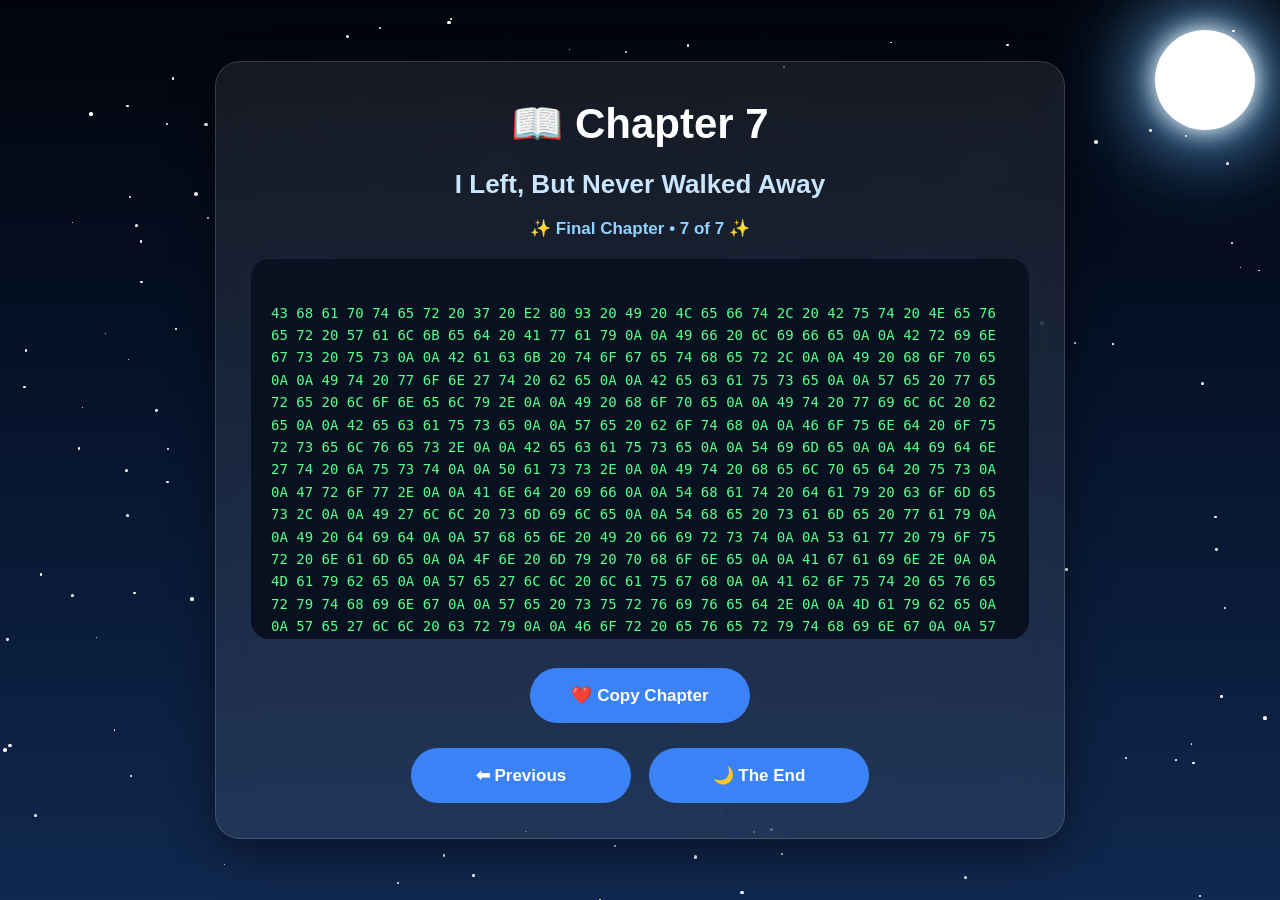
<file: chapter7.html>
<!DOCTYPE html>
<html lang="en">

<head>

<meta charset="UTF-8">
<meta name="viewport" content="width=device-width, initial-scale=1.0">

<meta name="theme-color" content="#060b16">
<meta name="apple-mobile-web-app-capable" content="yes">
<meta name="apple-mobile-web-app-status-bar-style" content="black-translucent">

<title>Chapter 7 | I Left, But Never Walked Away</title>

<link rel="stylesheet" href="style.css">

</head>

<body>

<div class="moon"></div>

<div class="container">

<h1>📖 Chapter 7</h1>

<h2>I Left, But Never Walked Away</h2>

<div class="progress">

✨ Final Chapter • 7 of 7 ✨

</div>

<textarea id="hexCode" readonly>

43 68 61 70 74 65 72 20 37 20 E2 80 93 20 49 20 4C 65 66 74 2C 20 42 75 74 20 4E 65 76 65 72 20 57 61 6C 6B 65 64 20 41 77 61 79 0A 0A 49 66 20 6C 69 66 65 0A 0A 42 72 69 6E 67 73 20 75 73 0A 0A 42 61 63 6B 20 74 6F 67 65 74 68 65 72 2C 0A 0A 49 20 68 6F 70 65 0A 0A 49 74 20 77 6F 6E 27 74 20 62 65 0A 0A 42 65 63 61 75 73 65 0A 0A 57 65 20 77 65 72 65 20 6C 6F 6E 65 6C 79 2E 0A 0A 49 20 68 6F 70 65 0A 0A 49 74 20 77 69 6C 6C 20 62 65 0A 0A 42 65 63 61 75 73 65 0A 0A 57 65 20 62 6F 74 68 0A 0A 46 6F 75 6E 64 20 6F 75 72 73 65 6C 76 65 73 2E 0A 0A 42 65 63 61 75 73 65 0A 0A 54 69 6D 65 0A 0A 44 69 64 6E 27 74 20 6A 75 73 74 0A 0A 50 61 73 73 2E 0A 0A 49 74 20 68 65 6C 70 65 64 20 75 73 0A 0A 47 72 6F 77 2E 0A 0A 41 6E 64 20 69 66 0A 0A 54 68 61 74 20 64 61 79 20 63 6F 6D 65 73 2C 0A 0A 49 27 6C 6C 20 73 6D 69 6C 65 0A 0A 54 68 65 20 73 61 6D 65 20 77 61 79 0A 0A 49 20 64 69 64 0A 0A 57 68 65 6E 20 49 20 66 69 72 73 74 0A 0A 53 61 77 20 79 6F 75 72 20 6E 61 6D 65 0A 0A 4F 6E 20 6D 79 20 70 68 6F 6E 65 0A 0A 41 67 61 69 6E 2E 0A 0A 4D 61 79 62 65 0A 0A 57 65 27 6C 6C 20 6C 61 75 67 68 0A 0A 41 62 6F 75 74 20 65 76 65 72 79 74 68 69 6E 67 0A 0A 57 65 20 73 75 72 76 69 76 65 64 2E 0A 0A 4D 61 79 62 65 0A 0A 57 65 27 6C 6C 20 63 72 79 0A 0A 46 6F 72 20 65 76 65 72 79 74 68 69 6E 67 0A 0A 57 65 20 6C 6F 73 74 2E 0A 0A 4D 61 79 62 65 0A 0A 57 65 27 6C 6C 20 66 69 6E 61 6C 6C 79 0A 0A 55 6E 64 65 72 73 74 61 6E 64 0A 0A 57 68 79 20 6C 69 66 65 0A 0A 4D 61 64 65 20 75 73 0A 0A 54 61 6B 65 20 64 69 66 66 65 72 65 6E 74 20 70 61 74 68 73 0A 0A 46 6F 72 20 61 20 77 68 69 6C 65 2E 0A 0A 41 6E 64 20 69 66 2E 2E 2E 0A 0A 4F 75 72 20 70 61 74 68 73 0A 0A 4E 65 76 65 72 20 6D 65 65 74 20 61 67 61 69 6E 2C 0A 0A 49 20 77 6F 6E 27 74 0A 0A 48 61 74 65 20 66 61 74 65 2E 0A 0A 42 65 63 61 75 73 65 0A 0A 4C 6F 76 69 6E 67 20 79 6F 75 0A 0A 57 61 73 20 6E 65 76 65 72 0A 0A 41 20 6D 69 73 74 61 6B 65 2E 0A 0A 59 6F 75 20 67 61 76 65 20 6D 65 0A 0A 4D 65 6D 6F 72 69 65 73 0A 0A 49 27 6C 6C 20 63 61 72 72 79 0A 0A 46 6F 72 20 74 68 65 20 72 65 73 74 0A 0A 4F 66 20 6D 79 20 6C 69 66 65 2E 0A 0A 59 6F 75 20 74 61 75 67 68 74 20 6D 65 0A 0A 48 6F 77 20 62 65 61 75 74 69 66 75 6C 0A 0A 4C 6F 76 65 20 63 61 6E 20 66 65 65 6C 2E 0A 0A 41 6E 64 20 68 6F 77 20 70 61 69 6E 66 75 6C 0A 0A 49 74 20 63 61 6E 20 62 65 0A 0A 41 74 20 74 68 65 20 73 61 6D 65 20 74 69 6D 65 2E 0A 0A 59 6F 75 20 62 65 63 61 6D 65 0A 0A 41 20 63 68 61 70 74 65 72 0A 0A 49 27 6C 6C 20 6E 65 76 65 72 0A 0A 46 6F 72 67 65 74 2E 0A 0A 54 68 61 6E 6B 20 79 6F 75 0A 0A 46 6F 72 20 65 76 65 72 79 20 73 6D 69 6C 65 2E 0A 0A 46 6F 72 20 65 76 65 72 79 20 6C 61 75 67 68 2E 0A 0A 46 6F 72 20 65 76 65 72 79 20 66 69 67 68 74 0A 0A 54 68 61 74 20 74 61 75 67 68 74 20 75 73 0A 0A 53 6F 6D 65 74 68 69 6E 67 2E 0A 0A 46 6F 72 20 65 76 65 72 79 20 68 75 67 2E 0A 0A 46 6F 72 20 65 76 65 72 79 0A 0A 22 49 20 6D 69 73 73 20 79 6F 75 2E 22 0A 0A 46 6F 72 20 65 76 65 72 79 0A 0A 22 49 20 6C 6F 76 65 20 79 6F 75 2E 22 0A 0A 4E 6F 20 6D 61 74 74 65 72 0A 0A 57 68 61 74 20 68 61 70 70 65 6E 73 2C 0A 0A 54 68 65 72 65 20 77 69 6C 6C 20 61 6C 77 61 79 73 0A 0A 42 65 20 61 20 70 6C 61 63 65 0A 0A 49 6E 20 6D 79 20 68 65 61 72 74 0A 0A 54 68 61 74 20 62 65 6C 6F 6E 67 73 0A 0A 4F 6E 6C 79 20 74 6F 20 79 6F 75 2E 0A 0A 53 6F 20 74 6F 6E 69 67 68 74 2E 2E 2E 0A 0A 4C 69 6B 65 20 61 6C 77 61 79 73 2E 2E 2E 0A 0A 42 65 66 6F 72 65 20 49 20 73 6C 65 65 70 2C 0A 0A 54 68 65 72 65 20 61 72 65 0A 0A 53 74 69 6C 6C 20 66 6F 75 72 20 74 68 69 6E 67 73 0A 0A 4D 79 20 68 65 61 72 74 0A 0A 57 61 6E 74 73 20 74 6F 20 73 61 79 2E 0A 0A 47 6F 6F 64 20 6E 69 67 68 74 2E 0A 0A 4C 6F 76 65 20 79 6F 75 0A 0A 4D 6F 72 65 20 74 68 61 6E 20 79 6F 75 2E 0A 0A 53 6C 65 65 70 20 77 65 6C 6C 2E 0A 0A 53 77 65 65 74 20 64 72 65 61 6D 73 2E 0A 0A 49 20 6D 61 79 20 68 61 76 65 0A 0A 4C 65 66 74 20 79 6F 75 72 20 73 69 64 65 2E 2E 2E 0A 0A 42 75 74 20 49 20 6E 65 76 65 72 0A 0A 57 61 6C 6B 65 64 20 61 77 61 79 0A 0A 46 72 6F 6D 20 79 6F 75 72 20 68 65 61 72 74 2E
</textarea>

<div class="buttons">

<button onclick="copyHex()">

❤️ Copy Chapter

</button>

</div>

<div class="buttons">

<a href="chapter6.html">

⬅ Previous

</a>

<a href="end.html">

🌙 The End

</a>

</div>

</div>

<script src="script.js"></script>

</body>

</html>
</file>
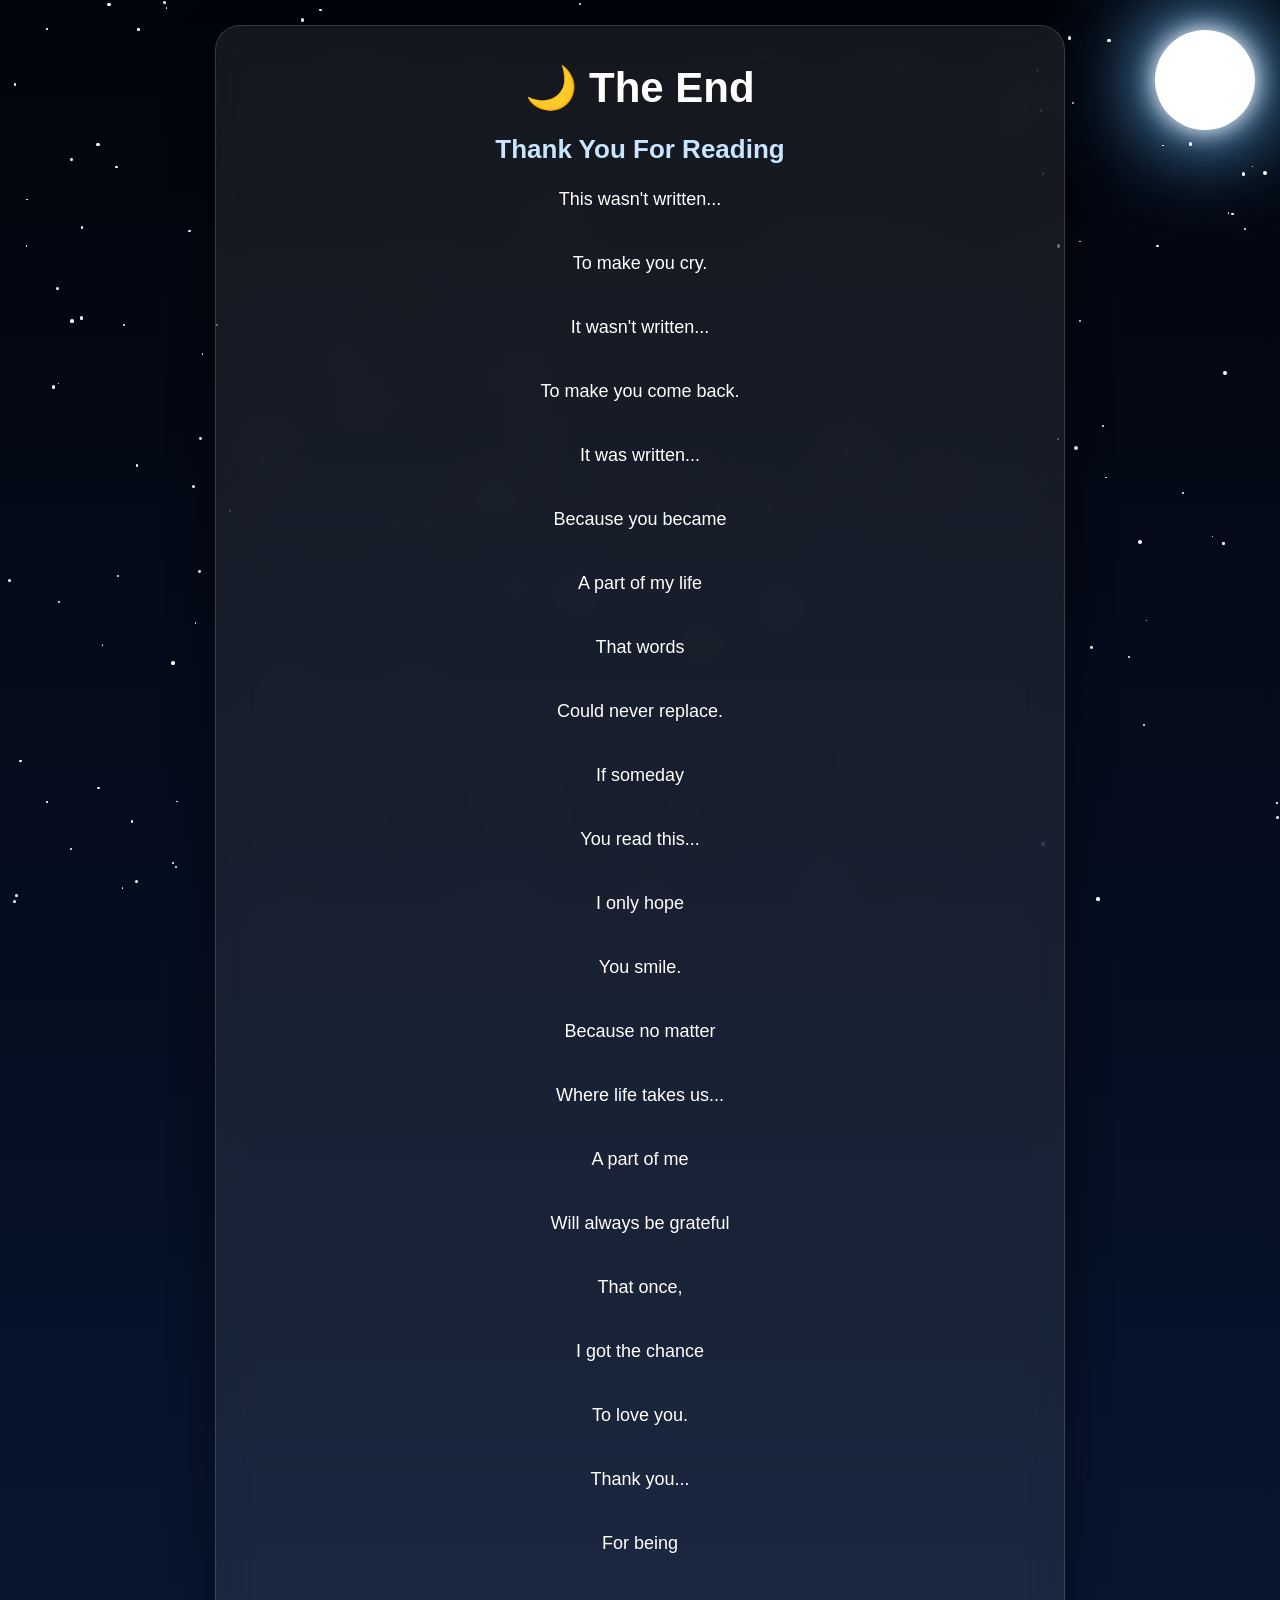
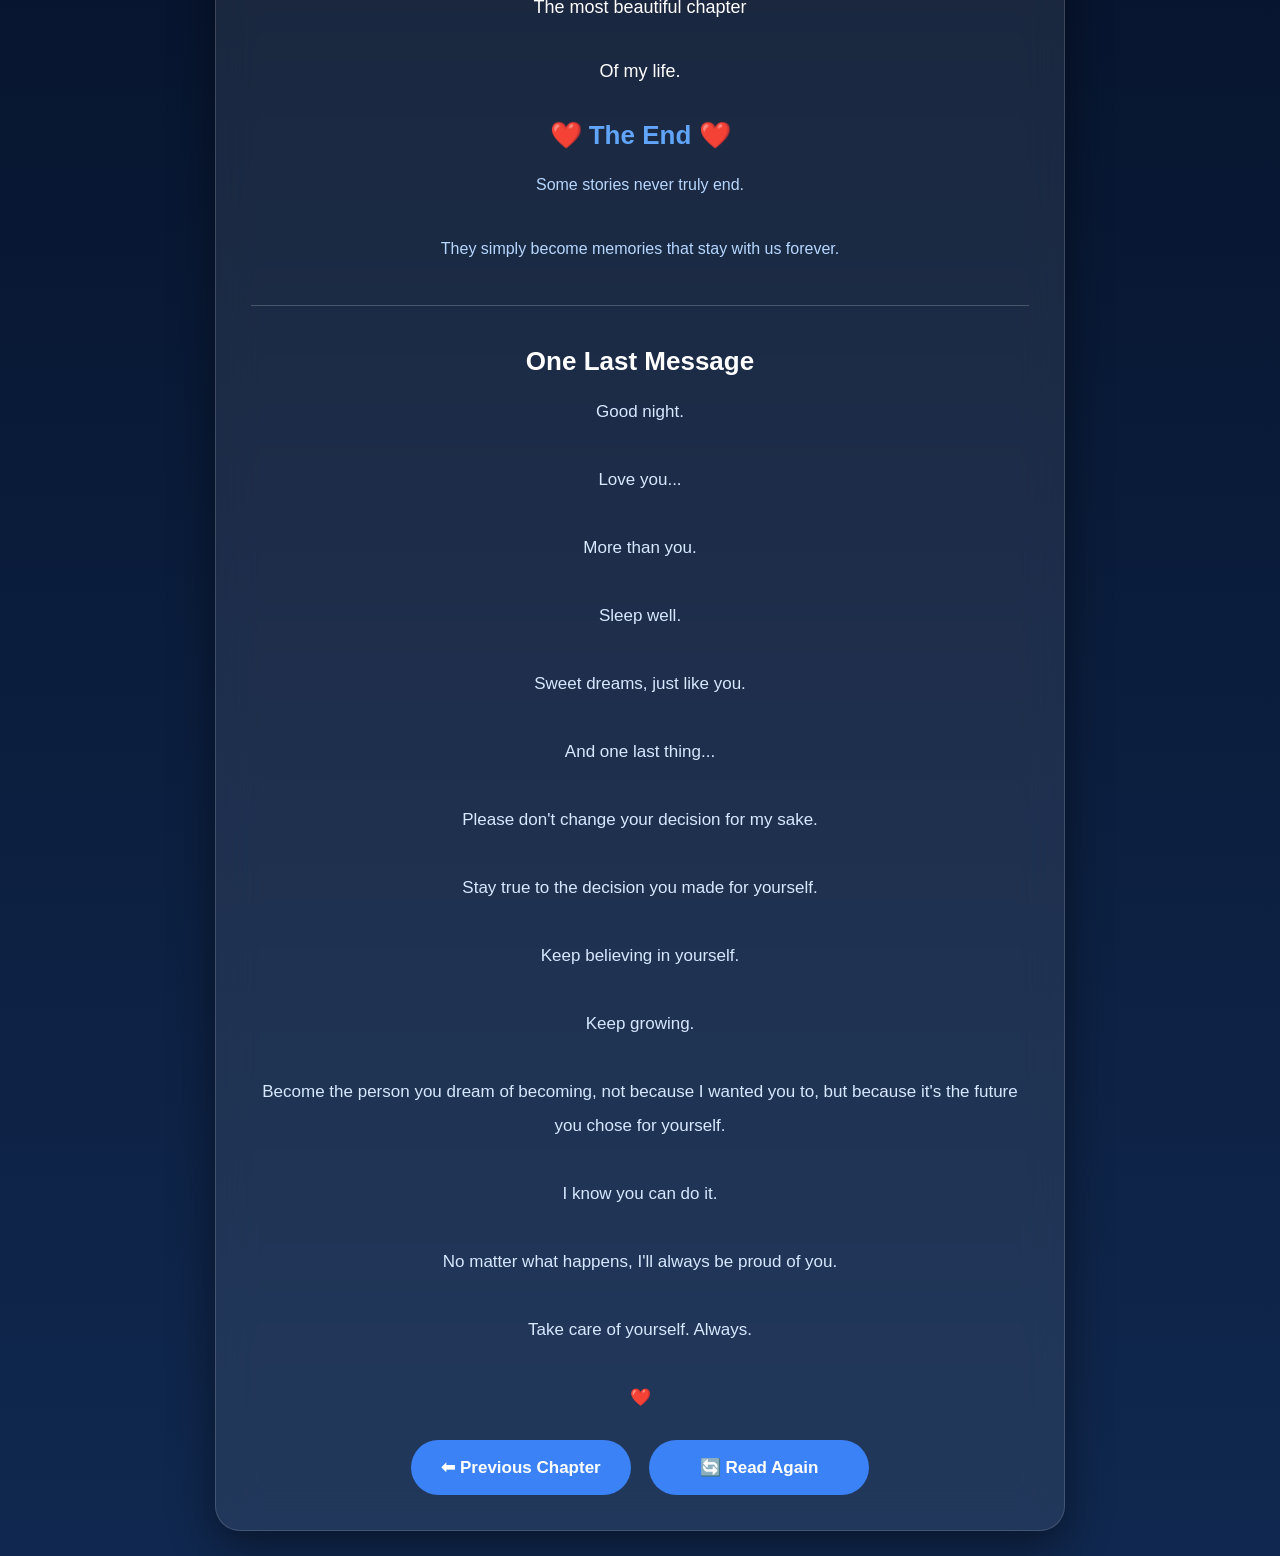
<file: end.html>
<!DOCTYPE html>
<html lang="en">

<head>

<meta charset="UTF-8">
<meta name="viewport" content="width=device-width, initial-scale=1.0">

<meta name="theme-color" content="#060b16">
<meta name="apple-mobile-web-app-capable" content="yes">
<meta name="apple-mobile-web-app-status-bar-style" content="black-translucent">

<title>The End | I Left, But Never Walked Away</title>

<link rel="stylesheet" href="style.css">

</head>

<body>

<div class="moon"></div>

<div class="container">

<h1>🌙 The End</h1>

<h2>Thank You For Reading</h2>

<p>

This wasn't written...

<br><br>

To make you cry.

<br><br>

It wasn't written...

<br><br>

To make you come back.

<br><br>

It was written...

<br><br>

Because you became

<br><br>

A part of my life

<br><br>

That words

<br><br>

Could never replace.

<br><br>

If someday

<br><br>

You read this...

<br><br>

I only hope

<br><br>

You smile.

<br><br>

Because no matter

<br><br>

Where life takes us...

<br><br>

A part of me

<br><br>

Will always be grateful

<br><br>

That once,

<br><br>

I got the chance

<br><br>

To love you.

<br><br>

Thank you...

<br><br>

For being

<br><br>

The most beautiful chapter

<br><br>

Of my life.

</p>

<br>

<h2 style="color:#60a5fa;">

❤️ The End ❤️

</h2>

<p style="font-size:16px;color:#b7d7ff;">

Some stories never truly end.

<br><br>

They simply become memories

that stay with us forever.

</p>

<hr style="margin:40px 0;border:none;border-top:1px solid rgba(255,255,255,.2);">

<h2 style="color:#ffffff;">

One Last Message

</h2>

<p style="font-size:17px;line-height:34px;color:#d7e8ff;">

Good night.

<br><br>

Love you...

<br><br>

More than you.

<br><br>

Sleep well.

<br><br>

Sweet dreams,

just like you.

<br><br>

And one last thing...

<br><br>

Please don't change your decision for my sake.

<br><br>

Stay true to the decision

you made for yourself.

<br><br>

Keep believing in yourself.

<br><br>

Keep growing.

<br><br>

Become the person

you dream of becoming,

not because I wanted you to,

but because it's the future

you chose for yourself.

<br><br>

I know you can do it.

<br><br>

No matter what happens,

I'll always be proud of you.

<br><br>

Take care of yourself.

Always.

<br><br>

❤️

</p>

<div class="buttons">

<a href="chapter7.html">

⬅ Previous Chapter

</a>

<a href="index.html">

🔄 Read Again

</a>

</div>

</div>

<script src="script.js"></script>

</body>

</html>
</file>
<file: style.css>
/* ===========================
   LOVE STORY - PREMIUM THEME
   =========================== */

*{
    margin:0;
    padding:0;
    box-sizing:border-box;
}

html{
    scroll-behavior:smooth;
}

body{
    font-family:Arial, Helvetica, sans-serif;
    background:linear-gradient(to bottom,#02040b,#07152f,#10284f);
    color:white;
    min-height:100vh;
    display:flex;
    justify-content:center;
    align-items:center;
    overflow-x:hidden;
    position:relative;
    padding:25px 0;
}

/* Moon */

.moon{
    position:fixed;
    top:30px;
    right:25px;
    width:100px;
    height:100px;
    border-radius:50%;
    background:white;

    box-shadow:
        0 0 25px white,
        0 0 70px #7fc8ff,
        0 0 120px #4ea8ff;

    animation:moonGlow 4s infinite ease-in-out;

    z-index:0;
}

@keyframes moonGlow{

0%{
box-shadow:
0 0 25px white,
0 0 70px #7fc8ff;
}

50%{
box-shadow:
0 0 40px white,
0 0 100px #7fc8ff,
0 0 150px #4ea8ff;
}

100%{
box-shadow:
0 0 25px white,
0 0 70px #7fc8ff;
}

}

/* Stars */

.star{
    position:fixed;
    width:2px;
    height:2px;
    background:white;
    border-radius:50%;
    animation:twinkle 2s infinite alternate;
}

@keyframes twinkle{

from{
opacity:.3;
transform:scale(.6);
}

to{
opacity:1;
transform:scale(1.5);
}

}

/* Card */

.container{

width:92%;

max-width:850px;

padding:35px;

background:rgba(255,255,255,.08);

backdrop-filter:blur(20px);

border:1px solid rgba(255,255,255,.15);

border-radius:25px;

box-shadow:0 15px 45px rgba(0,0,0,.45);

position:relative;

z-index:5;

text-align:center;

animation:fadeIn .9s ease;

}

/* Fade */

@keyframes fadeIn{

from{

opacity:0;

transform:translateY(30px);

}

to{

opacity:1;

transform:translateY(0);

}

}

h1{

font-size:42px;

margin-bottom:18px;

line-height:1.3;

}

h2{

font-size:26px;

margin-bottom:18px;

color:#c9e5ff;

}

p{

font-size:18px;

line-height:32px;

margin-bottom:15px;

}

.progress{

margin-top:10px;

margin-bottom:20px;

font-weight:bold;

font-size:17px;

color:#8fd3ff;

}

/* Hex box */

textarea{

width:100%;

height:380px;

padding:20px;

background:#08111f;

color:#57ff8a;

border:none;

border-radius:18px;

font-family:Consolas, monospace;

font-size:14px;

line-height:1.6;

resize:none;

outline:none;

overflow:auto;

}

/* Buttons */

.buttons{

display:flex;

justify-content:center;

flex-wrap:wrap;

gap:18px;

margin-top:25px;

}

button,
a{

display:flex;

justify-content:center;

align-items:center;

width:220px;

height:55px;

background:#3b82f6;

color:white;

border:none;

border-radius:40px;

font-size:17px;

font-weight:600;

cursor:pointer;

text-decoration:none;

transition:.3s;

}

button:hover,
a:hover{

background:#2563eb;

transform:translateY(-3px);

box-shadow:0 0 18px #5ab8ff;

}

button:active,
a:active{

transform:scale(.97);

}

.copyMessage{

margin-top:18px;

font-size:16px;

color:#8cff8c;

display:none;

}

/* Scrollbar */

textarea::-webkit-scrollbar{

width:8px;

}

textarea::-webkit-scrollbar-thumb{

background:#4ea8ff;

border-radius:10px;

}

/* Mobile */

@media(max-width:768px){

body{

padding:18px 0;

}

.moon{

width:75px;

height:75px;

top:15px;

right:15px;

}

.container{

width:95%;

padding:22px;

margin-top:70px;

}

h1{

font-size:28px;

}

h2{

font-size:22px;

}

p{

font-size:16px;

line-height:28px;

}

.progress{

font-size:15px;

}

textarea{

height:350px;

font-size:13px;

}

.buttons{

flex-direction:column;

align-items:center;

}

button,
a{

width:100%;

max-width:320px;

height:52px;

font-size:16px;

}

}
</file>
